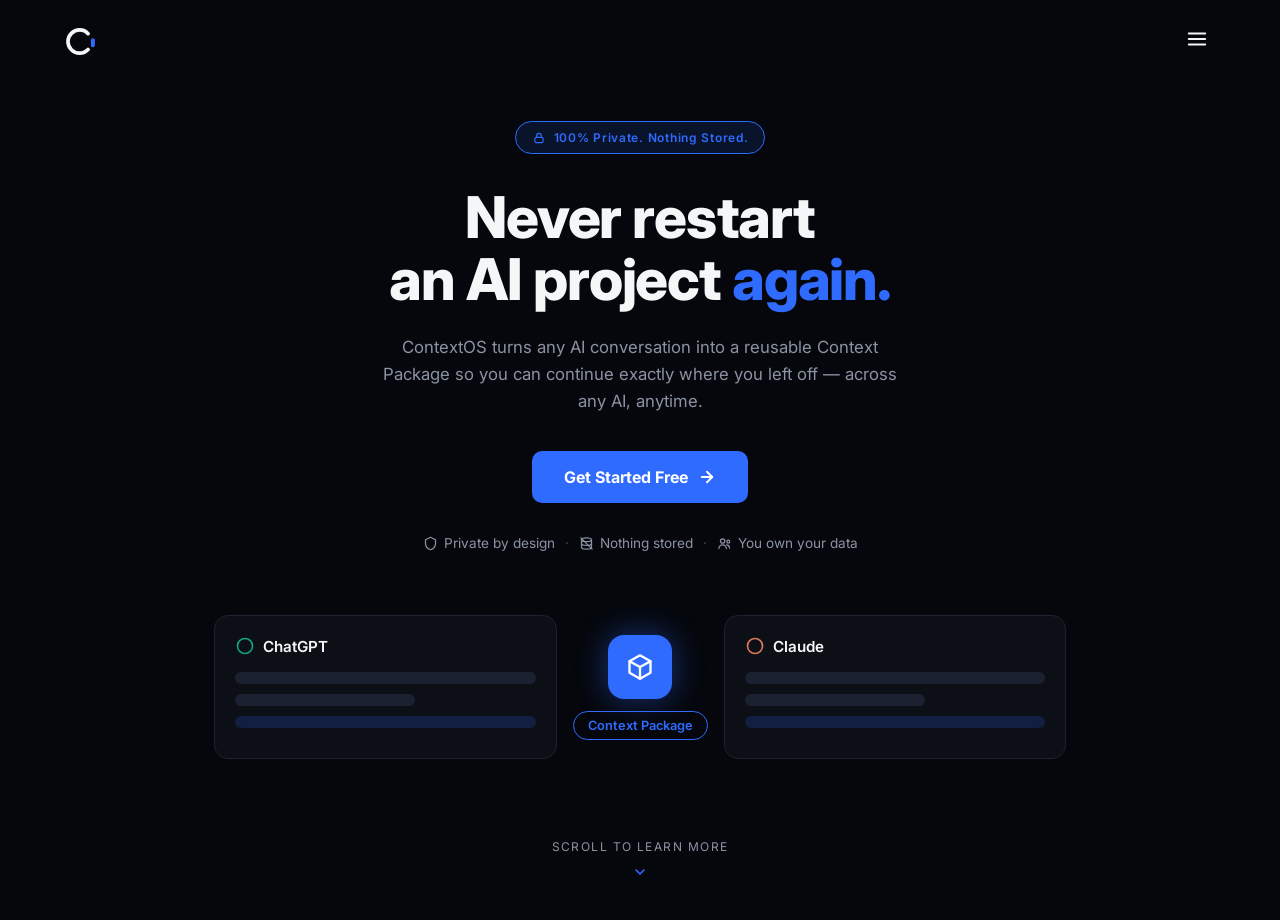
<file: index.html>
<!DOCTYPE html>
<html lang="en">
<head>
<meta charset="UTF-8">
<meta name="viewport" content="width=device-width, initial-scale=1.0">
<title>ContextOS — Never restart an AI project again.</title>
<link rel="preconnect" href="https://fonts.googleapis.com">
<link rel="preconnect" href="https://fonts.gstatic.com" crossorigin>
<link href="https://fonts.googleapis.com/css2?family=Inter:wght@400;500;600;700;800&display=swap" rel="stylesheet">
<link rel="stylesheet" href="style.css">
</head>
<body>

<header>
  <a href="index.html" aria-label="ContextOS home">
    <svg class="logo-mark" viewBox="0 0 120 120" fill="none" xmlns="http://www.w3.org/2000/svg" aria-hidden="true">
      <path d="M85 34C77.5 25.8 66.9 21 55 21C32.4 21 14 39.4 14 62C14 84.6 32.4 103 55 103C66.9 103 77.5 98.2 85 90"
            stroke="#f5f6f8" stroke-width="13" stroke-linecap="round"/>
      <rect x="95" y="50" width="14" height="32" rx="7" fill="#2f6bff"/>
    </svg>
  </a>
  <button class="nav-toggle" aria-label="Open menu">
    <svg viewBox="0 0 24 24" width="22" height="22" fill="none" stroke="currentColor" stroke-width="2" stroke-linecap="round">
      <line x1="3" y1="6" x2="21" y2="6"/>
      <line x1="3" y1="12" x2="21" y2="12"/>
      <line x1="3" y1="18" x2="21" y2="18"/>
    </svg>
  </button>
</header>

<main>
  <section class="hero">
    <span class="badge">
      <svg viewBox="0 0 24 24" fill="none" stroke="currentColor" stroke-width="2" stroke-linecap="round" stroke-linejoin="round">
        <rect x="5" y="11" width="14" height="9" rx="2"/>
        <path d="M8 11V8a4 4 0 0 1 8 0v3"/>
      </svg>
      100% Private. Nothing Stored.
    </span>

    <h1>Never restart<br>an AI project <span class="accent">again.</span></h1>

    <p class="subtext">
      ContextOS turns any AI conversation into a reusable Context Package
      so you can continue exactly where you left off — across any AI, anytime.
    </p>

    <a href="home.html" class="cta">
      Get Started Free
      <svg viewBox="0 0 24 24" fill="none" stroke="currentColor" stroke-width="2.5" stroke-linecap="round" stroke-linejoin="round">
        <line x1="5" y1="12" x2="19" y2="12"/>
        <polyline points="12 5 19 12 12 19"/>
      </svg>
    </a>

    <div class="trust-row">
      <span>
        <svg viewBox="0 0 24 24" fill="none" stroke="currentColor" stroke-width="2" stroke-linecap="round" stroke-linejoin="round">
          <path d="M12 2l8 4v6c0 5-3.5 8.5-8 10-4.5-1.5-8-5-8-10V6l8-4z"/>
        </svg>
        Private by design
      </span>
      <span class="dot">·</span>
      <span>
        <svg viewBox="0 0 24 24" fill="none" stroke="currentColor" stroke-width="2" stroke-linecap="round" stroke-linejoin="round">
          <ellipse cx="12" cy="6" rx="8" ry="3"/>
          <path d="M4 6v6c0 1.66 3.58 3 8 3s8-1.34 8-3V6"/>
          <path d="M4 12v6c0 1.66 3.58 3 8 3s8-1.34 8-3v-6"/>
          <line x1="3" y1="3" x2="21" y2="21"/>
        </svg>
        Nothing stored
      </span>
      <span class="dot">·</span>
      <span>
        <svg viewBox="0 0 24 24" fill="none" stroke="currentColor" stroke-width="2" stroke-linecap="round" stroke-linejoin="round">
          <circle cx="9" cy="8" r="3.5"/>
          <path d="M3 20c0-3.3 2.7-6 6-6s6 2.7 6 6"/>
          <circle cx="18" cy="9" r="2.3"/>
          <path d="M15.5 14.2c2.5.2 4.5 2.4 4.5 5.1"/>
        </svg>
        You own your data
      </span>
    </div>
  </section>

  <section class="diagram" aria-label="ChatGPT and Claude conversations converted into a Context Package">
    <div class="ai-card">
      <div class="ai-label">
        <svg viewBox="0 0 24 24" fill="none" stroke="#10a37f" stroke-width="2" stroke-linecap="round" stroke-linejoin="round" aria-hidden="true">
          <circle cx="12" cy="12" r="9"/>
        </svg>
        ChatGPT
      </div>
      <div class="skeleton"></div>
      <div class="skeleton short"></div>
      <div class="skeleton highlight"></div>
    </div>

    <div class="package-node">
      <div class="package-icon">
        <svg viewBox="0 0 24 24" fill="none" stroke="currentColor" stroke-width="2" stroke-linecap="round" stroke-linejoin="round">
          <path d="M12 2l9 5v10l-9 5-9-5V7l9-5z"/>
          <path d="M3 7l9 5 9-5"/>
          <path d="M12 12v10"/>
        </svg>
      </div>
      <span class="package-tag">Context Package</span>
    </div>

    <div class="ai-card">
      <div class="ai-label">
        <svg viewBox="0 0 24 24" fill="none" stroke="#d97757" stroke-width="2" stroke-linecap="round" stroke-linejoin="round" aria-hidden="true">
          <circle cx="12" cy="12" r="9"/>
        </svg>
        Claude
      </div>
      <div class="skeleton"></div>
      <div class="skeleton short"></div>
      <div class="skeleton highlight"></div>
    </div>
  </section>

  <div class="scroll-hint">
    Scroll to learn more
    <svg viewBox="0 0 24 24" fill="none" stroke="currentColor" stroke-width="2.5" stroke-linecap="round" stroke-linejoin="round">
      <polyline points="6 9 12 15 18 9"/>
    </svg>
  </div>
</main>

<script src="script.js"></script>
</body>
</html>
</file>
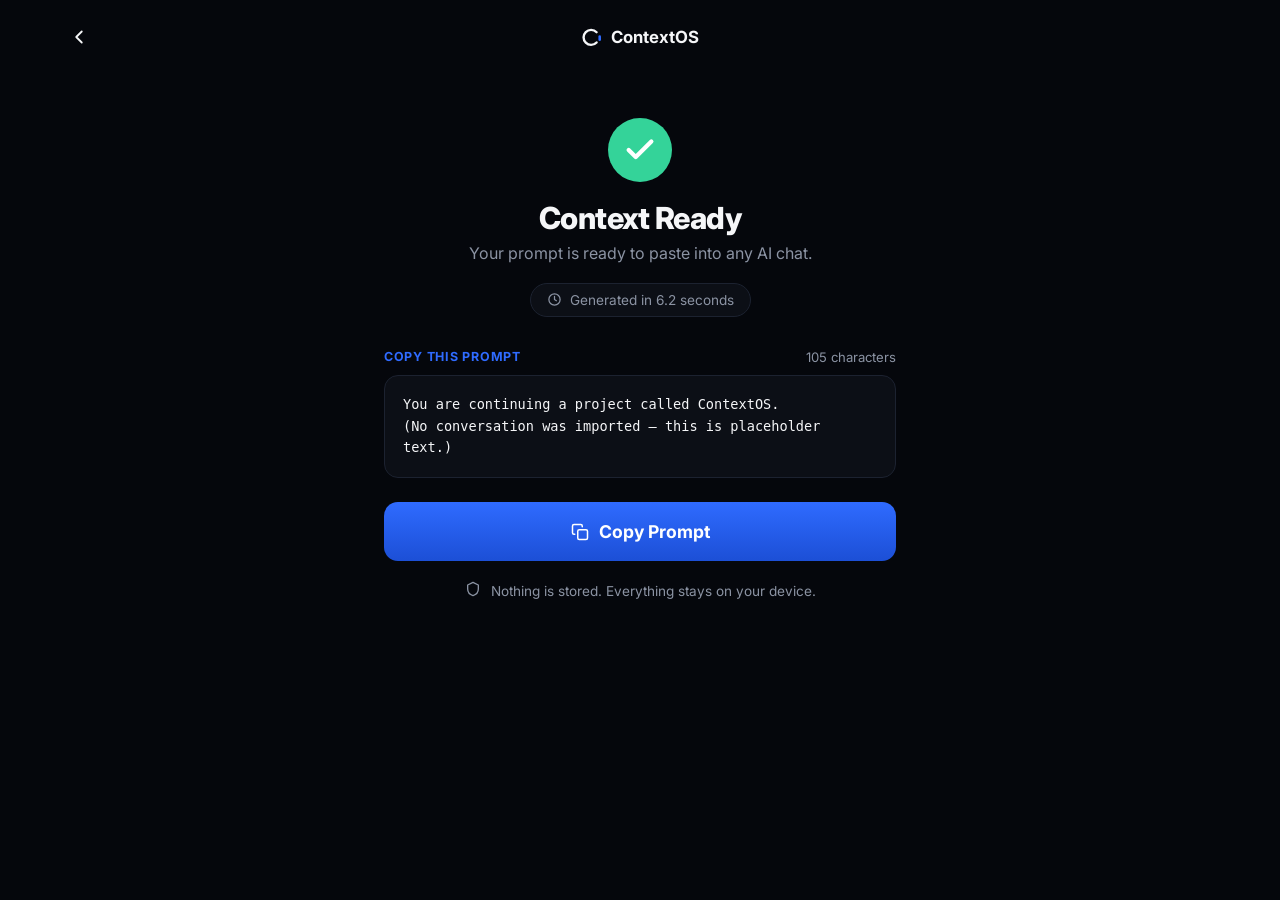
<file: context-package.html>
<!DOCTYPE html>
<html lang="en">
<head>
<meta charset="UTF-8">
<meta name="viewport" content="width=device-width, initial-scale=1.0">
<title>ContextOS — Context Ready</title>
<link rel="preconnect" href="https://fonts.googleapis.com">
<link rel="preconnect" href="https://fonts.gstatic.com" crossorigin>
<link href="https://fonts.googleapis.com/css2?family=Inter:wght@400;500;600;700;800&display=swap" rel="stylesheet">
<link rel="stylesheet" href="style.css">
</head>
<body>

<header class="proj-header">
  <a href="home.html" class="icon-btn" aria-label="Back">
    <svg viewBox="0 0 24 24" width="22" height="22" fill="none" stroke="currentColor" stroke-width="2" stroke-linecap="round" stroke-linejoin="round"><polyline points="15 18 9 12 15 6"/></svg>
  </a>
  <span class="proj-header-title output-brand">
    <svg width="22" height="22" viewBox="0 0 120 120" fill="none" xmlns="http://www.w3.org/2000/svg">
      <path d="M85 34C77.5 25.8 66.9 21 55 21C32.4 21 14 39.4 14 62C14 84.6 32.4 103 55 103C66.9 103 77.5 98.2 85 90"
            stroke="#f5f6f8" stroke-width="13" stroke-linecap="round"/>
      <rect x="95" y="50" width="14" height="32" rx="7" fill="#2f6bff"/>
    </svg>
    ContextOS
  </span>
  <span class="header-spacer" aria-hidden="true"></span>
</header>

<main class="output-main">
  <div class="success-icon">
    <svg viewBox="0 0 24 24" width="34" height="34" fill="none" stroke="#fff" stroke-width="3" stroke-linecap="round" stroke-linejoin="round"><polyline points="20 6 9 17 4 12"/></svg>
  </div>

  <h1 class="output-title">Context Ready</h1>
  <p class="output-sub">Your prompt is ready to paste into any AI chat.</p>

  <div class="generated-badge">
    <svg viewBox="0 0 24 24" width="15" height="15" fill="none" stroke="currentColor" stroke-width="2" stroke-linecap="round" stroke-linejoin="round"><circle cx="12" cy="12" r="9"/><polyline points="12 7 12 12 15 14"/></svg>
    <span id="generatedTime">Generated in 0 seconds</span>
  </div>

  <div class="prompt-header">
    <span class="prompt-label">COPY THIS PROMPT</span>
    <span class="prompt-charcount" id="charCount">0 characters</span>
  </div>

  <pre class="prompt-box" id="promptBox"></pre>

  <button class="generate-btn copy-btn" id="copyBtn">
    <svg viewBox="0 0 24 24" width="18" height="18" fill="none" stroke="currentColor" stroke-width="2" stroke-linecap="round" stroke-linejoin="round"><rect x="9" y="9" width="13" height="13" rx="2"/><path d="M5 15H4a2 2 0 01-2-2V4a2 2 0 012-2h9a2 2 0 012 2v1"/></svg>
    Copy Prompt
  </button>

  <p class="import-note output-footnote">
    <svg viewBox="0 0 24 24" width="16" height="16" fill="none" stroke="#8b93a3" stroke-width="2" stroke-linecap="round" stroke-linejoin="round"><path d="M12 2l8 4v6c0 5-3.5 8.5-8 10-4.5-1.5-8-5-8-10V6l8-4z"/></svg>
    Nothing is stored. Everything stays on your device.
  </p>
</main>

<script src="script.js"></script>
</body>
</html>
</file>
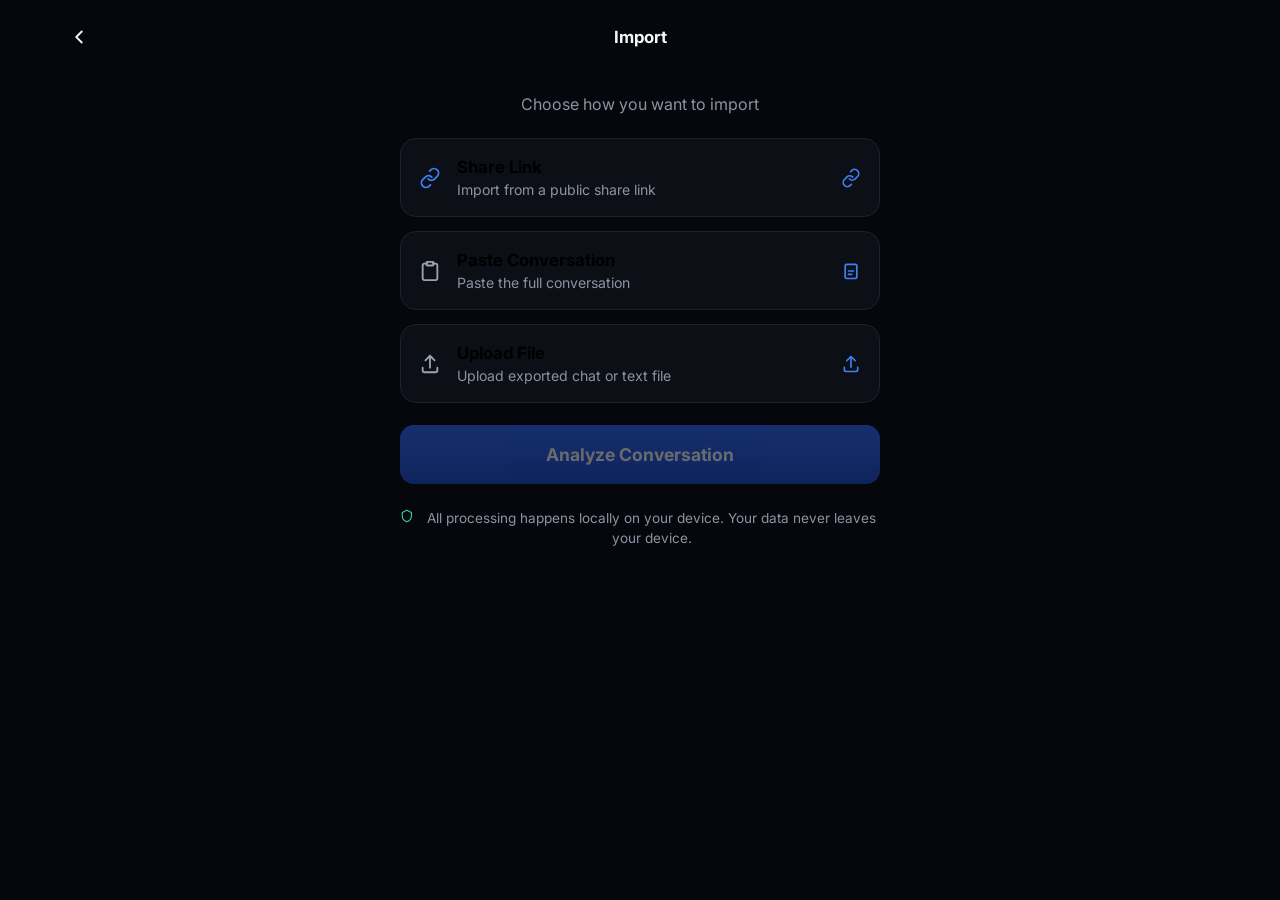
<file: import.html>
<!DOCTYPE html>
<html lang="en">
<head>
<meta charset="UTF-8">
<meta name="viewport" content="width=device-width, initial-scale=1.0">
<title>ContextOS — Import</title>
<link rel="preconnect" href="https://fonts.googleapis.com">
<link rel="preconnect" href="https://fonts.gstatic.com" crossorigin>
<link href="https://fonts.googleapis.com/css2?family=Inter:wght@400;500;600;700;800&display=swap" rel="stylesheet">
<link rel="stylesheet" href="style.css">
</head>
<body>

<header class="proj-header">
  <a href="home.html" class="icon-btn" aria-label="Back">
    <svg viewBox="0 0 24 24" width="22" height="22" fill="none" stroke="currentColor" stroke-width="2" stroke-linecap="round" stroke-linejoin="round"><polyline points="15 18 9 12 15 6"/></svg>
  </a>
  <span class="proj-header-title">Import</span>
  <span class="header-spacer" aria-hidden="true"></span>
</header>

<main class="import-main">
  <p class="import-subtitle">Choose how you want to import</p>

  <button class="import-option" id="optShareLink" data-target="panelShareLink">
    <span class="import-option-icon">
      <svg viewBox="0 0 24 24" width="22" height="22" fill="none" stroke="#3b82f6" stroke-width="2" stroke-linecap="round" stroke-linejoin="round"><path d="M10 13a5 5 0 007.07 0l2.83-2.83a5 5 0 00-7.07-7.07L11.5 4.5"/><path d="M14 11a5 5 0 00-7.07 0L4.1 13.83a5 5 0 007.07 7.07L12.5 19.5"/></svg>
    </span>
    <span class="import-option-text">
      <span class="import-option-title">Share Link</span>
      <span class="import-option-sub">Import from a public share link</span>
    </span>
    <span class="import-option-arrow">
      <svg viewBox="0 0 24 24" width="20" height="20" fill="none" stroke="#3b82f6" stroke-width="2" stroke-linecap="round" stroke-linejoin="round"><path d="M10 13a5 5 0 007.07 0l2.83-2.83a5 5 0 00-7.07-7.07L11.5 4.5"/><path d="M14 11a5 5 0 00-7.07 0L4.1 13.83a5 5 0 007.07 7.07L12.5 19.5"/></svg>
    </span>
  </button>

  <div class="import-panel" id="panelShareLink" hidden>
    <input type="url" class="import-input" id="linkInput" placeholder="Paste a share link (chat.openai.com/share/...)">
  </div>

  <button class="import-option" id="optPaste" data-target="panelPaste">
    <span class="import-option-icon">
      <svg viewBox="0 0 24 24" width="22" height="22" fill="none" stroke="#9aa2b1" stroke-width="2" stroke-linecap="round" stroke-linejoin="round"><rect x="8" y="2" width="8" height="4" rx="1"/><path d="M9 4H6a2 2 0 00-2 2v14a2 2 0 002 2h12a2 2 0 002-2V6a2 2 0 00-2-2h-3"/></svg>
    </span>
    <span class="import-option-text">
      <span class="import-option-title">Paste Conversation</span>
      <span class="import-option-sub">Paste the full conversation</span>
    </span>
    <span class="import-option-arrow">
      <svg viewBox="0 0 24 24" width="20" height="20" fill="none" stroke="#3b82f6" stroke-width="2" stroke-linecap="round" stroke-linejoin="round"><path d="M9 12h6M9 16h4"/><rect x="5" y="4" width="14" height="17" rx="2"/></svg>
    </span>
  </button>

  <div class="import-panel" id="panelPaste" hidden>
    <textarea class="import-textarea" id="pasteInput" rows="6" placeholder="Paste your conversation here..."></textarea>
  </div>

  <button class="import-option" id="optUpload" data-target="panelUpload">
    <span class="import-option-icon">
      <svg viewBox="0 0 24 24" width="22" height="22" fill="none" stroke="#9aa2b1" stroke-width="2" stroke-linecap="round" stroke-linejoin="round"><path d="M12 16V4"/><polyline points="7 8 12 3 17 8"/><path d="M4 16v3a2 2 0 002 2h12a2 2 0 002-2v-3"/></svg>
    </span>
    <span class="import-option-text">
      <span class="import-option-title">Upload File</span>
      <span class="import-option-sub">Upload exported chat or text file</span>
    </span>
    <span class="import-option-arrow">
      <svg viewBox="0 0 24 24" width="20" height="20" fill="none" stroke="#3b82f6" stroke-width="2" stroke-linecap="round" stroke-linejoin="round"><path d="M12 16V4"/><polyline points="7 8 12 3 17 8"/><path d="M4 16v3a2 2 0 002 2h12a2 2 0 002-2v-3"/></svg>
    </span>
  </button>

  <div class="import-panel" id="panelUpload" hidden>
    <div class="import-dropzone" id="dropzone">
      <svg viewBox="0 0 24 24" width="30" height="30" fill="none" stroke="#3b82f6" stroke-width="2" stroke-linecap="round" stroke-linejoin="round"><path d="M12 16V4"/><polyline points="7 8 12 3 17 8"/><path d="M4 16v3a2 2 0 002 2h12a2 2 0 002-2v-3"/></svg>
      <p class="import-dropzone-title">Drag &amp; drop your file here</p>
      <p class="import-dropzone-sub">.txt, .md, .html, .json supported</p>
      <input type="file" id="fileInput" accept=".txt,.md,.html,.json" hidden>
    </div>
    <p class="import-filename" id="fileName"></p>
  </div>

  <button class="generate-btn import-continue" id="continueBtn" disabled>Analyze Conversation</button>

  <p class="import-note">
    <svg viewBox="0 0 24 24" width="16" height="16" fill="none" stroke="#34d399" stroke-width="2" stroke-linecap="round" stroke-linejoin="round"><path d="M12 2l8 4v6c0 5-3.5 8.5-8 10-4.5-1.5-8-5-8-10V6l8-4z"/></svg>
    All processing happens locally on your device. Your data never leaves your device.
  </p>
</main>

<script src="script.js"></script>
</body>
</html>
</file>
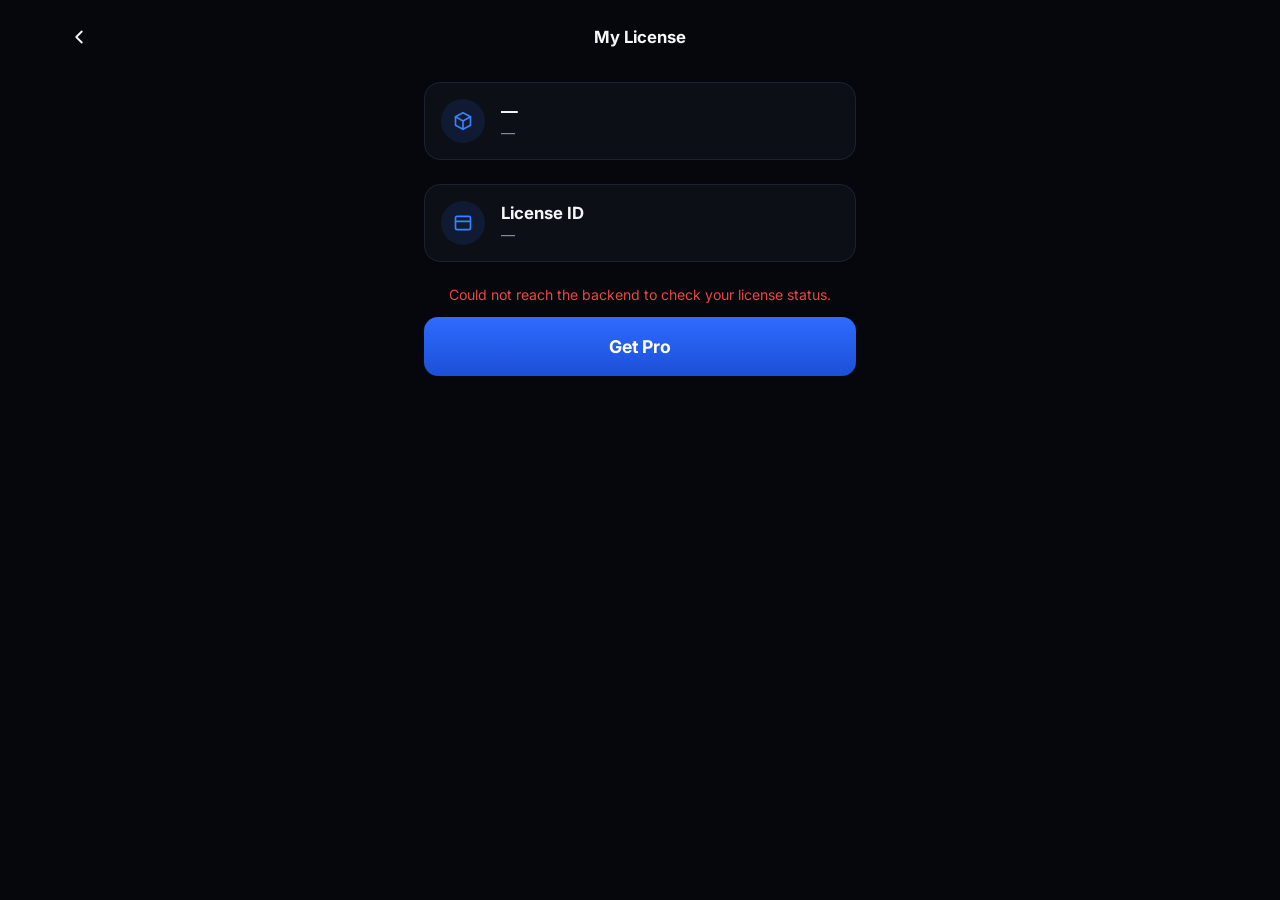
<file: license.html>
<!DOCTYPE html>
<html lang="en">
<head>
<meta charset="UTF-8">
<meta name="viewport" content="width=device-width, initial-scale=1.0">
<title>ContextOS — My License</title>
<link rel="preconnect" href="https://fonts.googleapis.com">
<link rel="preconnect" href="https://fonts.gstatic.com" crossorigin>
<link href="https://fonts.googleapis.com/css2?family=Inter:wght@400;500;600;700;800&display=swap" rel="stylesheet">
<link rel="stylesheet" href="style.css">
</head>
<body>

<header class="proj-header">
  <a href="mainsetting.html" class="icon-btn" aria-label="Back">
    <svg viewBox="0 0 24 24" width="22" height="22" fill="none" stroke="currentColor" stroke-width="2" stroke-linecap="round" stroke-linejoin="round"><polyline points="15 18 9 12 15 6"/></svg>
  </a>
  <span class="proj-header-title">My License</span>
  <span class="header-spacer" aria-hidden="true"></span>
</header>

<main class="auth-main" id="licenseLoading">
  <p class="processing-sub" style="text-align:center; margin-top:40px;">Checking your license status...</p>
</main>

<main class="auth-main" id="licenseContent" hidden>
  <div class="settings-row" style="cursor:default; margin-bottom:24px;">
    <span class="settings-icon">
      <svg viewBox="0 0 24 24" width="20" height="20" fill="none" stroke="#3b82f6" stroke-width="2" stroke-linecap="round" stroke-linejoin="round"><path d="M12 2l9 5v10l-9 5-9-5V7l9-5z"/><path d="M3 7l9 5 9-5"/><path d="M12 12v10"/></svg>
    </span>
    <span class="settings-text">
      <span class="settings-label" id="planLabel">—</span>
      <span class="settings-value" id="creditsLabel">—</span>
    </span>
  </div>

  <div id="licenseIdRow" class="settings-row" style="cursor:default; margin-bottom:24px;" hidden>
    <span class="settings-icon">
      <svg viewBox="0 0 24 24" width="20" height="20" fill="none" stroke="#3b82f6" stroke-width="2" stroke-linecap="round" stroke-linejoin="round"><rect x="3" y="4" width="18" height="16" rx="2"/><path d="M3 10h18"/></svg>
    </span>
    <span class="settings-text">
      <span class="settings-label">License ID</span>
      <span class="settings-value" id="licenseIdLabel">—</span>
    </span>
  </div>

  <p class="auth-error" id="licenseError" hidden></p>

  <!-- Shown only for existing Pro licenses -->
  <button class="generate-btn" id="buyCreditsBtn" hidden>Buy 100 More Credits — ₦7,000</button>

  <!-- Shown only for free-tier devices -->
  <a href="purchase.html" class="generate-btn" id="getProLink" style="display:block; text-align:center; text-decoration:none;" hidden>Get Pro</a>
</main>

<script src="script.js"></script>
</body>
</html>
</file>
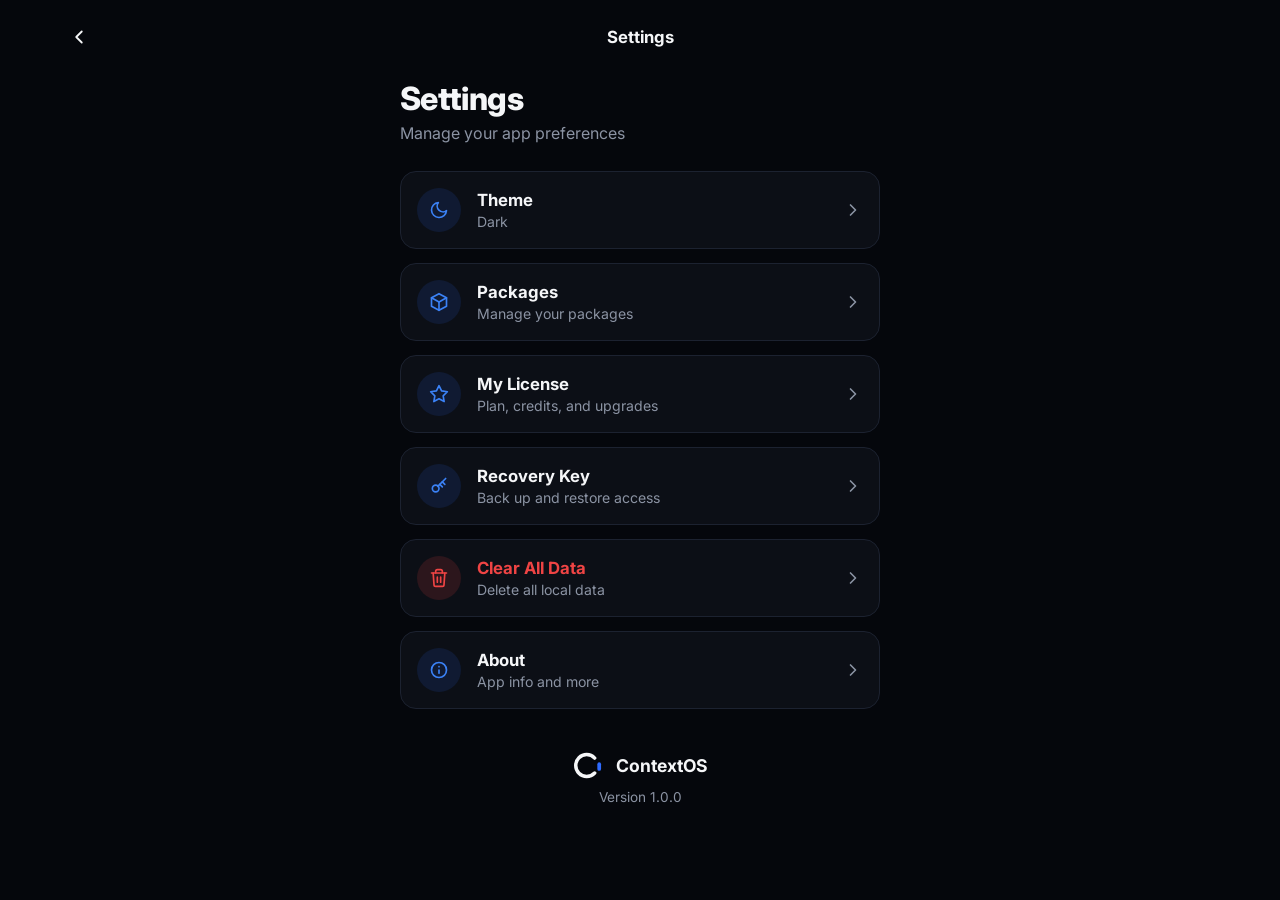
<file: mainsetting.html>
<!DOCTYPE html>
<html lang="en">
<head>
<meta charset="UTF-8">
<meta name="viewport" content="width=device-width, initial-scale=1.0">
<title>ContextOS — Settings</title>
<link rel="preconnect" href="https://fonts.googleapis.com">
<link rel="preconnect" href="https://fonts.gstatic.com" crossorigin>
<link href="https://fonts.googleapis.com/css2?family=Inter:wght@400;500;600;700;800&display=swap" rel="stylesheet">
<link rel="stylesheet" href="style.css">
</head>
<body>

<header class="proj-header">
  <a href="home.html" class="icon-btn" aria-label="Back">
    <svg viewBox="0 0 24 24" width="22" height="22" fill="none" stroke="currentColor" stroke-width="2" stroke-linecap="round" stroke-linejoin="round"><polyline points="15 18 9 12 15 6"/></svg>
  </a>
  <span class="proj-header-title">Settings</span>
  <span class="header-spacer" aria-hidden="true"></span>
</header>

<main class="settings-main">
  <h1 class="settings-title">Settings</h1>
  <p class="settings-sub">Manage your app preferences</p>

  <div class="settings-row">
    <span class="settings-icon">
      <svg viewBox="0 0 24 24" width="20" height="20" fill="none" stroke="#3b82f6" stroke-width="2" stroke-linecap="round" stroke-linejoin="round"><path d="M21 12.79A9 9 0 1111.21 3 7 7 0 0021 12.79z"/></svg>
    </span>
    <span class="settings-text">
      <span class="settings-label">Theme</span>
      <span class="settings-value">Dark</span>
    </span>
    <svg class="settings-chevron" viewBox="0 0 24 24" width="20" height="20" fill="none" stroke="currentColor" stroke-width="2" stroke-linecap="round" stroke-linejoin="round"><polyline points="9 18 15 12 9 6"/></svg>
  </div>

  <a href="packages.html" class="settings-row">
    <span class="settings-icon">
      <svg viewBox="0 0 24 24" width="20" height="20" fill="none" stroke="#3b82f6" stroke-width="2" stroke-linecap="round" stroke-linejoin="round"><path d="M12 2l9 5v10l-9 5-9-5V7l9-5z"/><path d="M3 7l9 5 9-5"/><path d="M12 12v10"/></svg>
    </span>
    <span class="settings-text">
      <span class="settings-label">Packages</span>
      <span class="settings-value">Manage your packages</span>
    </span>
    <svg class="settings-chevron" viewBox="0 0 24 24" width="20" height="20" fill="none" stroke="currentColor" stroke-width="2" stroke-linecap="round" stroke-linejoin="round"><polyline points="9 18 15 12 9 6"/></svg>
  </a>

  <a href="license.html" class="settings-row">
    <span class="settings-icon">
      <svg viewBox="0 0 24 24" width="20" height="20" fill="none" stroke="#3b82f6" stroke-width="2" stroke-linecap="round" stroke-linejoin="round"><path d="M12 2l3.09 6.26L22 9.27l-5 4.87 1.18 6.88L12 17.77l-6.18 3.25L7 14.14 2 9.27l6.91-1.01L12 2z"/></svg>
    </span>
    <span class="settings-text">
      <span class="settings-label">My License</span>
      <span class="settings-value">Plan, credits, and upgrades</span>
    </span>
    <svg class="settings-chevron" viewBox="0 0 24 24" width="20" height="20" fill="none" stroke="currentColor" stroke-width="2" stroke-linecap="round" stroke-linejoin="round"><polyline points="9 18 15 12 9 6"/></svg>
  </a>

  <a href="restore-license.html" class="settings-row">
    <span class="settings-icon">
      <svg viewBox="0 0 24 24" width="20" height="20" fill="none" stroke="#3b82f6" stroke-width="2" stroke-linecap="round" stroke-linejoin="round"><circle cx="8" cy="15" r="4"/><path d="M10.5 12.5L20 3"/><path d="M16 7l3 3"/><path d="M13 10l3 3"/></svg>
    </span>
    <span class="settings-text">
      <span class="settings-label">Recovery Key</span>
      <span class="settings-value">Back up and restore access</span>
    </span>
    <svg class="settings-chevron" viewBox="0 0 24 24" width="20" height="20" fill="none" stroke="currentColor" stroke-width="2" stroke-linecap="round" stroke-linejoin="round"><polyline points="9 18 15 12 9 6"/></svg>
  </a>

  <button class="settings-row settings-row--danger" id="clearDataBtn">
    <span class="settings-icon settings-icon--danger">
      <svg viewBox="0 0 24 24" width="20" height="20" fill="none" stroke="#ef4444" stroke-width="2" stroke-linecap="round" stroke-linejoin="round"><polyline points="3 6 5 6 21 6"/><path d="M19 6l-1 14a2 2 0 01-2 2H8a2 2 0 01-2-2L5 6"/><path d="M10 11v6M14 11v6"/><path d="M8 6V4a2 2 0 012-2h4a2 2 0 012 2v2"/></svg>
    </span>
    <span class="settings-text">
      <span class="settings-label settings-label--danger">Clear All Data</span>
      <span class="settings-value">Delete all local data</span>
    </span>
    <svg class="settings-chevron" viewBox="0 0 24 24" width="20" height="20" fill="none" stroke="currentColor" stroke-width="2" stroke-linecap="round" stroke-linejoin="round"><polyline points="9 18 15 12 9 6"/></svg>
  </button>

  <div class="settings-row" id="aboutRow">
    <span class="settings-icon">
      <svg viewBox="0 0 24 24" width="20" height="20" fill="none" stroke="#3b82f6" stroke-width="2" stroke-linecap="round" stroke-linejoin="round"><circle cx="12" cy="12" r="9"/><line x1="12" y1="16" x2="12" y2="12"/><line x1="12" y1="8" x2="12" y2="8.01"/></svg>
    </span>
    <span class="settings-text">
      <span class="settings-label">About</span>
      <span class="settings-value">App info and more</span>
    </span>
    <svg class="settings-chevron" viewBox="0 0 24 24" width="20" height="20" fill="none" stroke="currentColor" stroke-width="2" stroke-linecap="round" stroke-linejoin="round"><polyline points="9 18 15 12 9 6"/></svg>
  </div>

  <div class="settings-footer">
    <svg class="settings-footer-logo" viewBox="0 0 120 120" fill="none" xmlns="http://www.w3.org/2000/svg">
      <path d="M85 34C77.5 25.8 66.9 21 55 21C32.4 21 14 39.4 14 62C14 84.6 32.4 103 55 103C66.9 103 77.5 98.2 85 90"
            stroke="#f5f6f8" stroke-width="13" stroke-linecap="round"/>
      <rect x="95" y="50" width="14" height="32" rx="7" fill="#2f6bff"/>
    </svg>
    <span class="settings-footer-word">ContextOS</span>
    <p class="settings-footer-version">Version 1.0.0</p>
  </div>
</main>

<script src="script.js"></script>
</body>
</html>
</file>
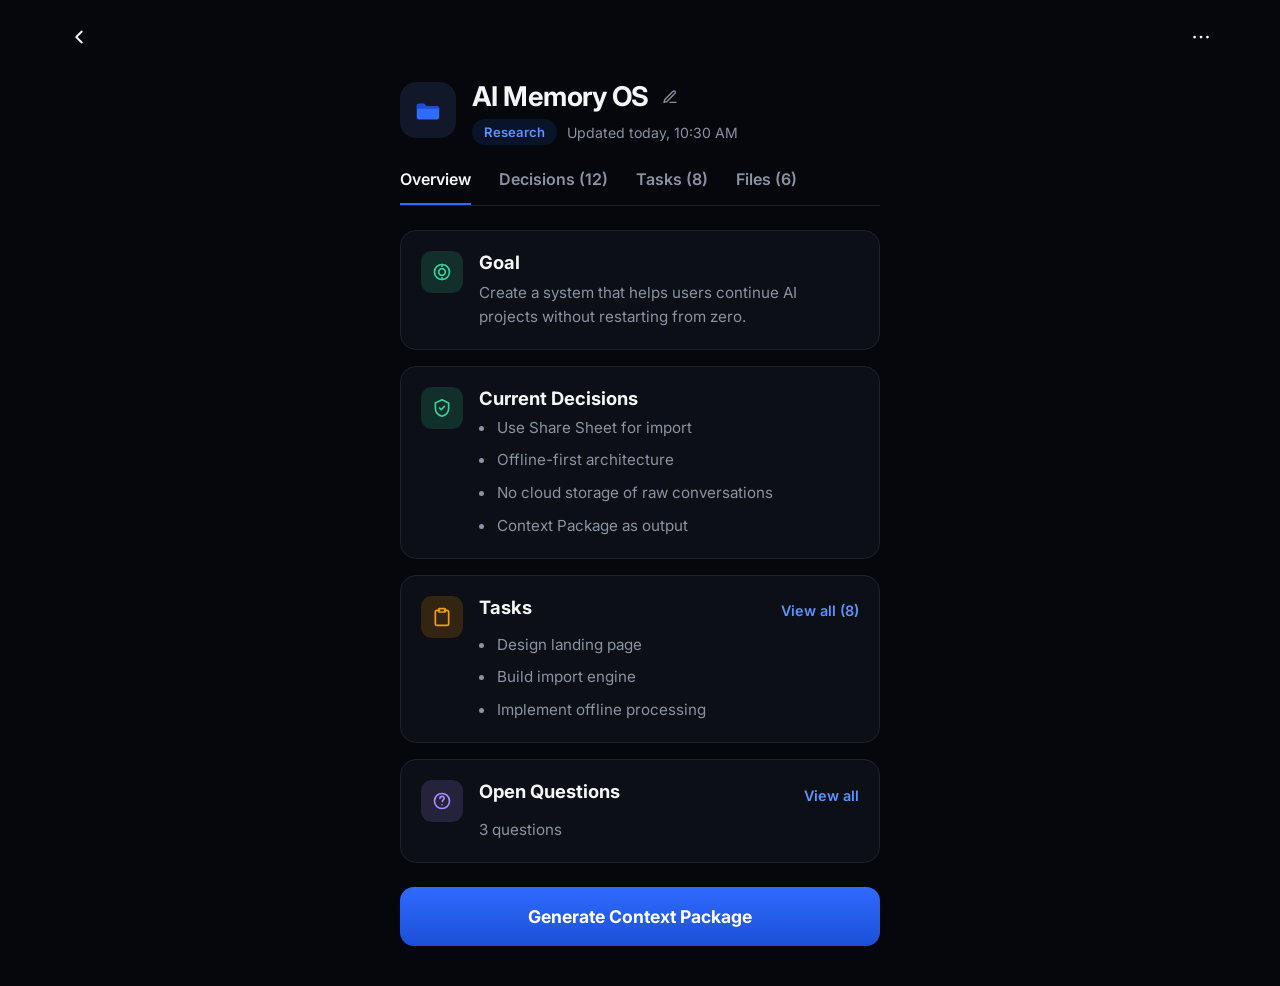
<file: package.html>
<!DOCTYPE html>
<html lang="en">
<head>
<meta charset="UTF-8">
<meta name="viewport" content="width=device-width, initial-scale=1.0">
<title>ContextOS — AI Memory OS</title>
<link rel="preconnect" href="https://fonts.googleapis.com">
<link rel="preconnect" href="https://fonts.gstatic.com" crossorigin>
<link href="https://fonts.googleapis.com/css2?family=Inter:wght@400;500;600;700;800&display=swap" rel="stylesheet">
<link rel="stylesheet" href="style.css">
</head>
<body>

<header class="proj-header">
  <a href="home.html" class="icon-btn" aria-label="Back">
    <svg viewBox="0 0 24 24" width="22" height="22" fill="none" stroke="currentColor" stroke-width="2" stroke-linecap="round" stroke-linejoin="round"><polyline points="15 18 9 12 15 6"/></svg>
  </a>
  <button class="icon-btn" aria-label="More options" id="moreBtn">
    <svg viewBox="0 0 24 24" width="22" height="22" fill="none" stroke="currentColor" stroke-width="2" stroke-linecap="round" stroke-linejoin="round"><circle cx="5" cy="12" r="1.5" fill="currentColor" stroke="none"/><circle cx="12" cy="12" r="1.5" fill="currentColor" stroke="none"/><circle cx="19" cy="12" r="1.5" fill="currentColor" stroke="none"/></svg>
  </button>
</header>

<main class="proj-main">

  <div class="proj-identity">
    <div class="proj-icon">
      <svg viewBox="0 0 24 24" width="30" height="30" xmlns="http://www.w3.org/2000/svg">
        <path d="M3 8.5C3 7.67 3.67 7 4.5 7H9l1.7 1.7c.19.19.44.3.7.3h8.1c.83 0 1.5.67 1.5 1.5v7.5c0 .83-.67 1.5-1.5 1.5h-15C3.67 19.5 3 18.83 3 18v-9.5z" fill="#2f6bff"/>
        <path d="M3 8.5C3 7.67 3.67 7 4.5 7H9l1.7 1.7c.19.19.44.3.7.3h8.1c.83 0 1.5.67 1.5 1.5v.5H3v-2.5z" fill="#1c4fd6"/>
      </svg>
    </div>
    <div class="proj-title-block">
      <div class="proj-title-row">
        <h1 class="proj-title">AI Memory OS</h1>
        <button class="icon-btn icon-btn--sm" aria-label="Edit project name">
          <svg viewBox="0 0 24 24" width="16" height="16" fill="none" stroke="currentColor" stroke-width="2" stroke-linecap="round" stroke-linejoin="round"><path d="M12 20h9"/><path d="M16.5 3.5a2.12 2.12 0 013 3L7 19l-4 1 1-4L16.5 3.5z"/></svg>
        </button>
      </div>
      <div class="proj-meta">
        <span class="proj-badge">Research</span>
        <span class="proj-updated">Updated today, 10:30 AM</span>
      </div>
    </div>
  </div>

  <nav class="proj-tabs" aria-label="Project sections">
    <button class="proj-tab proj-tab--active" data-tab="overview">Overview</button>
    <button class="proj-tab" data-tab="decisions">Decisions (12)</button>
    <button class="proj-tab" data-tab="tasks">Tasks (8)</button>
    <button class="proj-tab" data-tab="files">Files (6)</button>
  </nav>

  <div class="proj-panel" data-panel="overview">
    <section class="proj-card">
      <div class="proj-card-icon proj-card-icon--teal">
        <svg viewBox="0 0 24 24" width="20" height="20" fill="none" stroke="#34d399" stroke-width="2" stroke-linecap="round" stroke-linejoin="round"><circle cx="12" cy="12" r="9"/><circle cx="12" cy="12" r="4"/><path d="M12 3v2M12 19v2"/></svg>
      </div>
      <div class="proj-card-body">
        <h2 class="proj-card-title">Goal</h2>
        <p class="proj-card-text">Create a system that helps users continue AI projects without restarting from zero.</p>
      </div>
    </section>

    <section class="proj-card">
      <div class="proj-card-icon proj-card-icon--green">
        <svg viewBox="0 0 24 24" width="20" height="20" fill="none" stroke="#34d399" stroke-width="2" stroke-linecap="round" stroke-linejoin="round"><path d="M12 2l8 4v6c0 5-3.5 8.5-8 10-4.5-1.5-8-5-8-10V6l8-4z"/><polyline points="9 12 11 14 15 10"/></svg>
      </div>
      <div class="proj-card-body">
        <h2 class="proj-card-title">Current Decisions</h2>
        <ul class="proj-list">
          <li>Use Share Sheet for import</li>
          <li>Offline-first architecture</li>
          <li>No cloud storage of raw conversations</li>
          <li>Context Package as output</li>
        </ul>
      </div>
    </section>

    <section class="proj-card">
      <div class="proj-card-icon proj-card-icon--amber">
        <svg viewBox="0 0 24 24" width="20" height="20" fill="none" stroke="#f59e0b" stroke-width="2" stroke-linecap="round" stroke-linejoin="round"><rect x="8" y="2" width="8" height="4" rx="1"/><path d="M9 4H6a2 2 0 00-2 2v14a2 2 0 002 2h12a2 2 0 002-2V6a2 2 0 00-2-2h-3"/></svg>
      </div>
      <div class="proj-card-body">
        <div class="proj-card-head-row">
          <h2 class="proj-card-title">Tasks</h2>
          <a href="#" class="proj-viewall" data-goto="tasks">View all (8)</a>
        </div>
        <ul class="proj-list">
          <li>Design landing page</li>
          <li>Build import engine</li>
          <li>Implement offline processing</li>
        </ul>
      </div>
    </section>

    <section class="proj-card">
      <div class="proj-card-icon proj-card-icon--purple">
        <svg viewBox="0 0 24 24" width="20" height="20" fill="none" stroke="#a78bfa" stroke-width="2" stroke-linecap="round" stroke-linejoin="round"><circle cx="12" cy="12" r="9"/><path d="M9.5 9a2.5 2.5 0 015 0c0 1.5-2 2-2 3.5"/><line x1="12" y1="16.5" x2="12" y2="16.5"/></svg>
      </div>
      <div class="proj-card-body">
        <div class="proj-card-head-row">
          <h2 class="proj-card-title">Open Questions</h2>
          <a href="#" class="proj-viewall">View all</a>
        </div>
        <p class="proj-card-text">3 questions</p>
      </div>
    </section>
  </div>

  <div class="proj-panel" data-panel="decisions" hidden>
    <section class="proj-card">
      <div class="proj-card-body" style="width:100%">
        <h2 class="proj-card-title">All Decisions (12)</h2>
        <ul class="proj-list">
          <li>Use Share Sheet for import</li>
          <li>Offline-first architecture</li>
          <li>No cloud storage of raw conversations</li>
          <li>Context Package as output</li>
          <li>No account required</li>
          <li>Encrypted local storage</li>
          <li>Universal continuation prompt format</li>
          <li>Support ChatGPT, Claude, Gemini</li>
          <li>Optional cloud mode for larger models</li>
          <li>Deletion receipt after processing</li>
          <li>No third-party trackers</li>
          <li>Open-source parser and context builder</li>
        </ul>
      </div>
    </section>
  </div>

  <div class="proj-panel" data-panel="tasks" hidden>
    <section class="proj-card">
      <div class="proj-card-body" style="width:100%">
        <h2 class="proj-card-title">All Tasks (8)</h2>
        <ul class="proj-list">
          <li>Design landing page</li>
          <li>Build import engine</li>
          <li>Implement offline processing</li>
          <li>Build sensitive data detection</li>
          <li>Design Context Package export screen</li>
          <li>Build Trust Center page</li>
          <li>Write Privacy Policy</li>
          <li>Set up local encryption</li>
        </ul>
      </div>
    </section>
  </div>

  <div class="proj-panel" data-panel="files" hidden>
    <section class="proj-card">
      <div class="proj-card-body" style="width:100%">
        <h2 class="proj-card-title">Files (6)</h2>
        <p class="proj-card-text">No files uploaded yet.</p>
      </div>
    </section>
  </div>

  <button class="generate-btn" id="generateBtn">Generate Context Package</button>

</main>

<script src="script.js"></script>
</body>
</html>
</file>
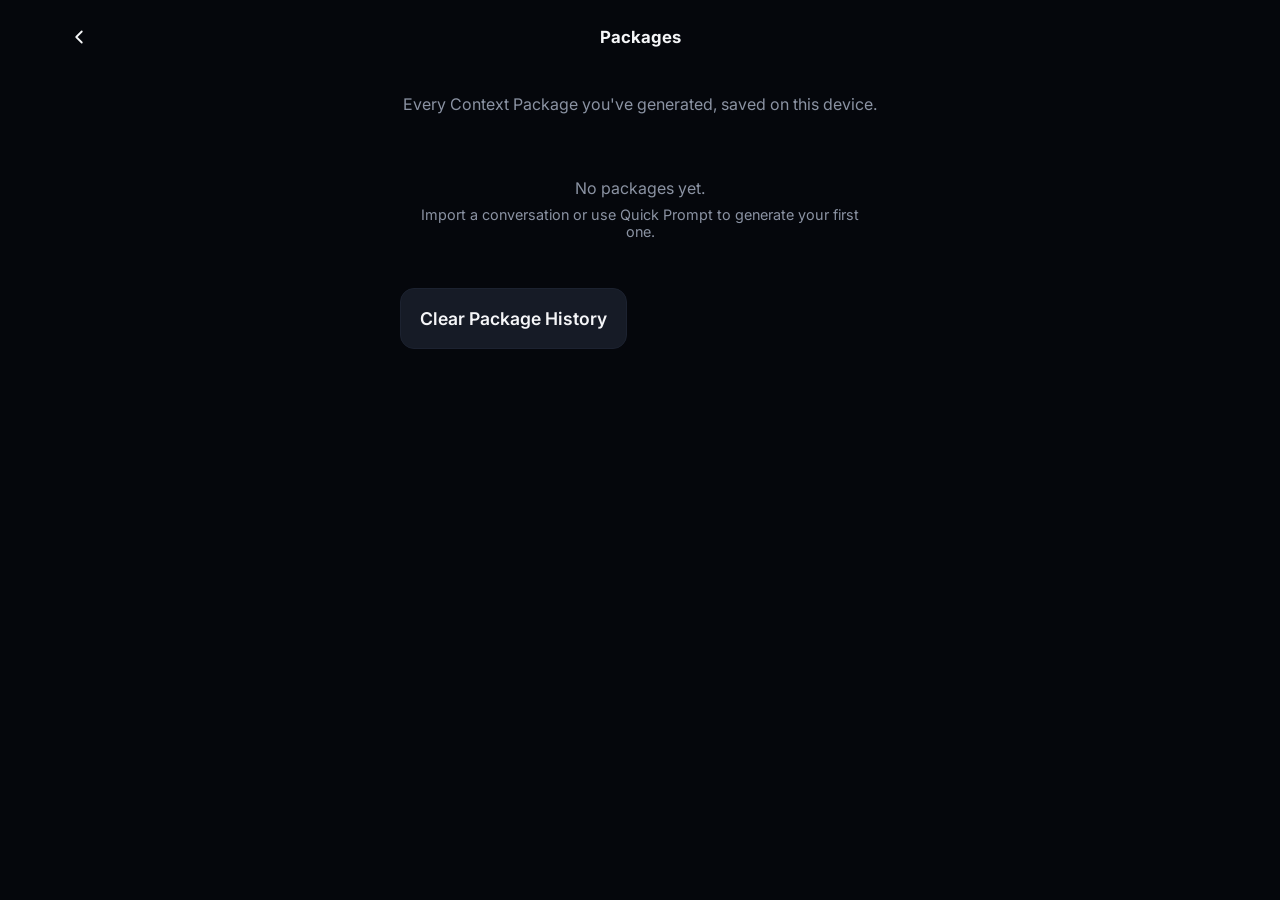
<file: packages.html>
<!DOCTYPE html>
<html lang="en">
<head>
<meta charset="UTF-8">
<meta name="viewport" content="width=device-width, initial-scale=1.0">
<title>ContextOS — Packages</title>
<link rel="preconnect" href="https://fonts.googleapis.com">
<link rel="preconnect" href="https://fonts.gstatic.com" crossorigin>
<link href="https://fonts.googleapis.com/css2?family=Inter:wght@400;500;600;700;800&display=swap" rel="stylesheet">
<link rel="stylesheet" href="style.css">
</head>
<body>

<header class="proj-header">
  <a href="home.html" class="icon-btn" aria-label="Back">
    <svg viewBox="0 0 24 24" width="22" height="22" fill="none" stroke="currentColor" stroke-width="2" stroke-linecap="round" stroke-linejoin="round"><polyline points="15 18 9 12 15 6"/></svg>
  </a>
  <span class="proj-header-title">Packages</span>
  <span class="header-spacer" aria-hidden="true"></span>
</header>

<main class="import-main">
  <p class="import-subtitle" id="packagesSubtitle">Every Context Package you've generated, saved on this device.</p>

  <div id="packagesList"></div>

  <div id="packagesEmpty" hidden style="text-align:center; padding:40px 20px; color:var(--muted);">
    <p>No packages yet.</p>
    <p style="margin-top:8px; font-size:0.9rem;">Import a conversation or use Quick Prompt to generate your first one.</p>
  </div>

  <button class="action-btn" id="clearHistoryBtn" style="margin-top:8px;">Clear Package History</button>
</main>

<script src="script.js"></script>
</body>
</html>
</file>
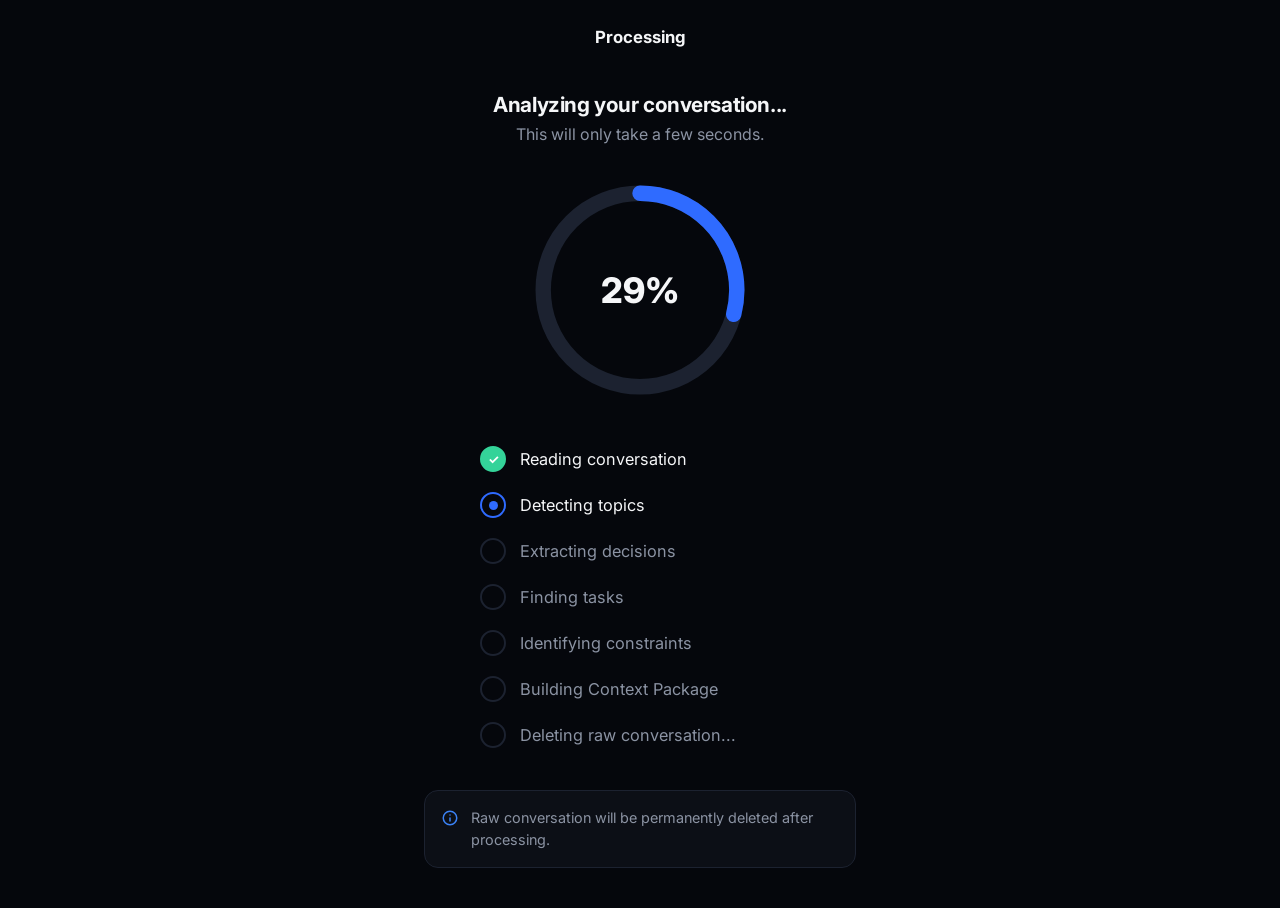
<file: processing.html>
<!DOCTYPE html>
<html lang="en">
<head>
<meta charset="UTF-8">
<meta name="viewport" content="width=device-width, initial-scale=1.0">
<title>ContextOS — Processing</title>
<link rel="preconnect" href="https://fonts.googleapis.com">
<link rel="preconnect" href="https://fonts.gstatic.com" crossorigin>
<link href="https://fonts.googleapis.com/css2?family=Inter:wght@400;500;600;700;800&display=swap" rel="stylesheet">
<link rel="stylesheet" href="style.css">
</head>
<body>

<header class="proj-header">
  <span class="icon-btn" aria-hidden="true" style="visibility:hidden">
    <svg viewBox="0 0 24 24" width="22" height="22"></svg>
  </span>
  <span class="proj-header-title">Processing</span>
  <span class="header-spacer" aria-hidden="true"></span>
</header>

<main class="processing-main">
  <h1 class="processing-title">Analyzing your conversation...</h1>
  <p class="processing-sub">This will only take a few seconds.</p>

  <div class="progress-ring-wrap">
    <svg viewBox="0 0 200 200" width="220" height="220">
      <circle cx="100" cy="100" r="88" fill="none" stroke="#1c2230" stroke-width="14"/>
      <circle id="progressCircle" cx="100" cy="100" r="88" fill="none" stroke="#2f6bff" stroke-width="14"
              stroke-linecap="round" stroke-dasharray="553" stroke-dashoffset="553"
              transform="rotate(-90 100 100)"/>
    </svg>
    <span class="progress-percent" id="progressPercent">0%</span>
  </div>

  <ul class="checklist" id="checklist">
    <li class="checklist-item" data-step="0"><span class="checklist-icon"></span>Reading conversation</li>
    <li class="checklist-item" data-step="1"><span class="checklist-icon"></span>Detecting topics</li>
    <li class="checklist-item" data-step="2"><span class="checklist-icon"></span>Extracting decisions</li>
    <li class="checklist-item" data-step="3"><span class="checklist-icon"></span>Finding tasks</li>
    <li class="checklist-item" data-step="4"><span class="checklist-icon"></span>Identifying constraints</li>
    <li class="checklist-item" data-step="5"><span class="checklist-icon"></span>Building Context Package</li>
    <li class="checklist-item" data-step="6"><span class="checklist-icon"></span>Deleting raw conversation...</li>
  </ul>

  <div class="processing-note">
    <svg viewBox="0 0 24 24" width="18" height="18" fill="none" stroke="#3b82f6" stroke-width="2" stroke-linecap="round" stroke-linejoin="round"><circle cx="12" cy="12" r="9"/><line x1="12" y1="8" x2="12" y2="8.01"/><line x1="12" y1="12" x2="12" y2="16"/></svg>
    <span>Raw conversation will be permanently deleted after processing.</span>
  </div>
</main>

<script src="script.js"></script>
</body>
</html>
</file>
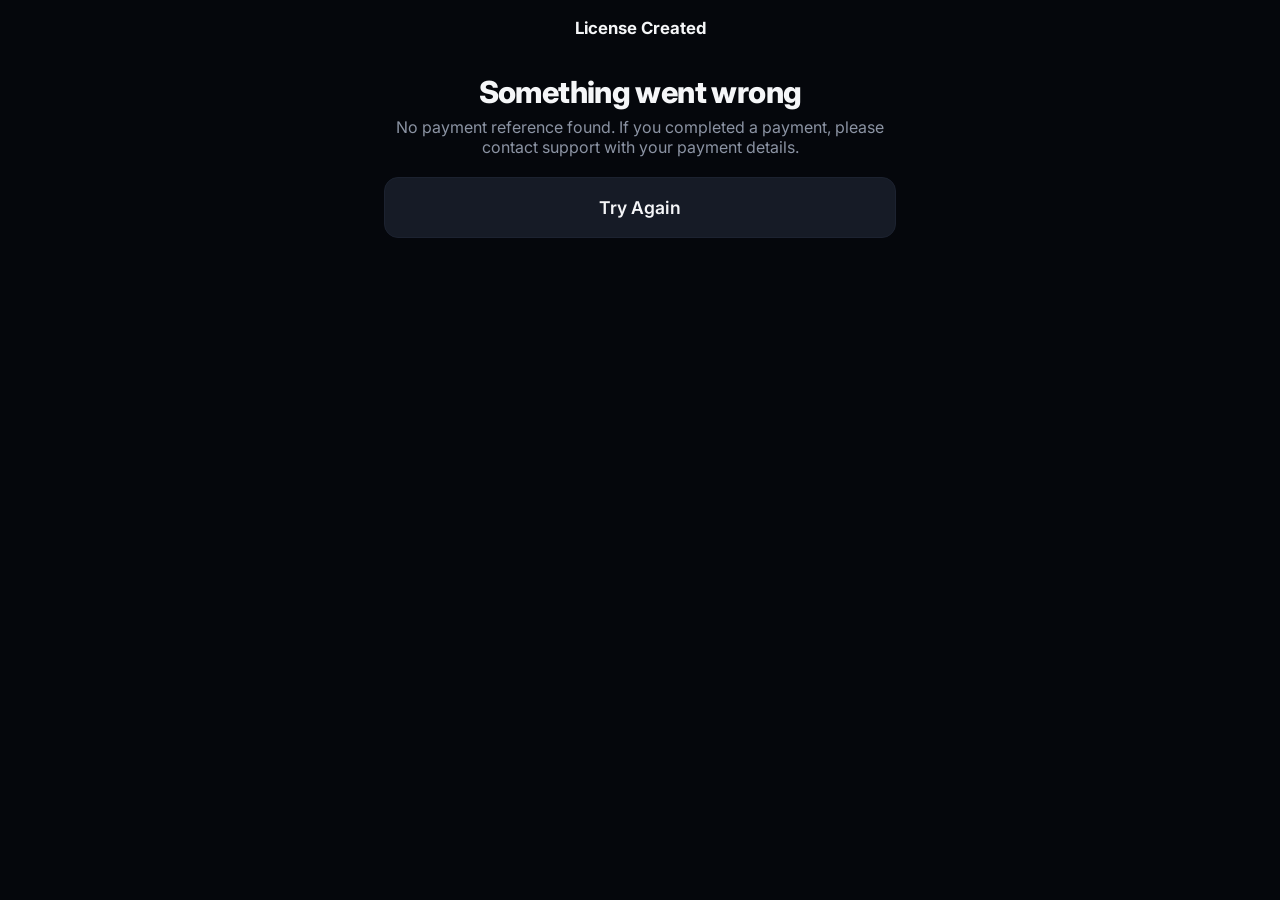
<file: purchase-success.html>
<!DOCTYPE html>
<html lang="en">
<head>
<meta charset="UTF-8">
<meta name="viewport" content="width=device-width, initial-scale=1.0">
<title>ContextOS — License Created</title>
<link rel="preconnect" href="https://fonts.googleapis.com">
<link rel="preconnect" href="https://fonts.gstatic.com" crossorigin>
<link href="https://fonts.googleapis.com/css2?family=Inter:wght@400;500;600;700;800&display=swap" rel="stylesheet">
<link rel="stylesheet" href="style.css">
</head>
<body>

<header class="proj-header">
  <span class="proj-header-title">License Created</span>
</header>

<main class="output-main" id="verifyingState">
  <div class="progress-ring-wrap" style="width:120px;height:120px;">
    <svg viewBox="0 0 200 200" width="120" height="120">
      <circle cx="100" cy="100" r="88" fill="none" stroke="#1c2230" stroke-width="14"/>
      <circle cx="100" cy="100" r="88" fill="none" stroke="#2f6bff" stroke-width="14"
              stroke-linecap="round" stroke-dasharray="140 553"
              transform="rotate(-90 100 100)">
        <animateTransform attributeName="transform" type="rotate" from="0 100 100" to="360 100 100" dur="1s" repeatCount="indefinite"/>
      </circle>
    </svg>
  </div>
  <p class="processing-sub" style="margin-top:20px;">Verifying your payment...</p>
</main>

<main class="output-main" id="successState" hidden>
  <div class="success-icon">
    <svg viewBox="0 0 24 24" width="34" height="34" fill="none" stroke="#fff" stroke-width="3" stroke-linecap="round" stroke-linejoin="round"><polyline points="20 6 9 17 4 12"/></svg>
  </div>
  <h1 class="output-title">You're Pro!</h1>
  <p class="output-sub">Save these two things somewhere safe right now. They will not be shown again.</p>

  <div class="qp-field" style="text-align:left;">
    <label class="qp-label">License ID</label>
    <pre class="prompt-box" id="licenseIdBox" style="max-height:none; margin-bottom:16px;"></pre>

    <label class="qp-label">Recovery Key</label>
    <pre class="prompt-box" id="recoveryKeyBox" style="max-height:none;"></pre>
  </div>

  <button class="generate-btn copy-btn" id="copyBothBtn" style="margin-top:20px;">
    <svg viewBox="0 0 24 24" width="18" height="18" fill="none" stroke="currentColor" stroke-width="2" stroke-linecap="round" stroke-linejoin="round"><rect x="9" y="9" width="13" height="13" rx="2"/><path d="M5 15H4a2 2 0 01-2-2V4a2 2 0 012-2h9a2 2 0 012 2v1"/></svg>
    Copy Both
  </button>

  <button class="action-btn" id="continueHomeBtn" style="margin-top:14px;">I've saved it — Continue</button>
</main>

<main class="output-main" id="errorState" hidden>
  <h1 class="output-title">Something went wrong</h1>
  <p class="output-sub" id="errorMessage">Could not verify your payment.</p>
  <a href="purchase.html" class="action-btn" style="display:block; text-align:center; text-decoration:none;">Try Again</a>
</main>

<script src="script.js"></script>
</body>
</html>
</file>
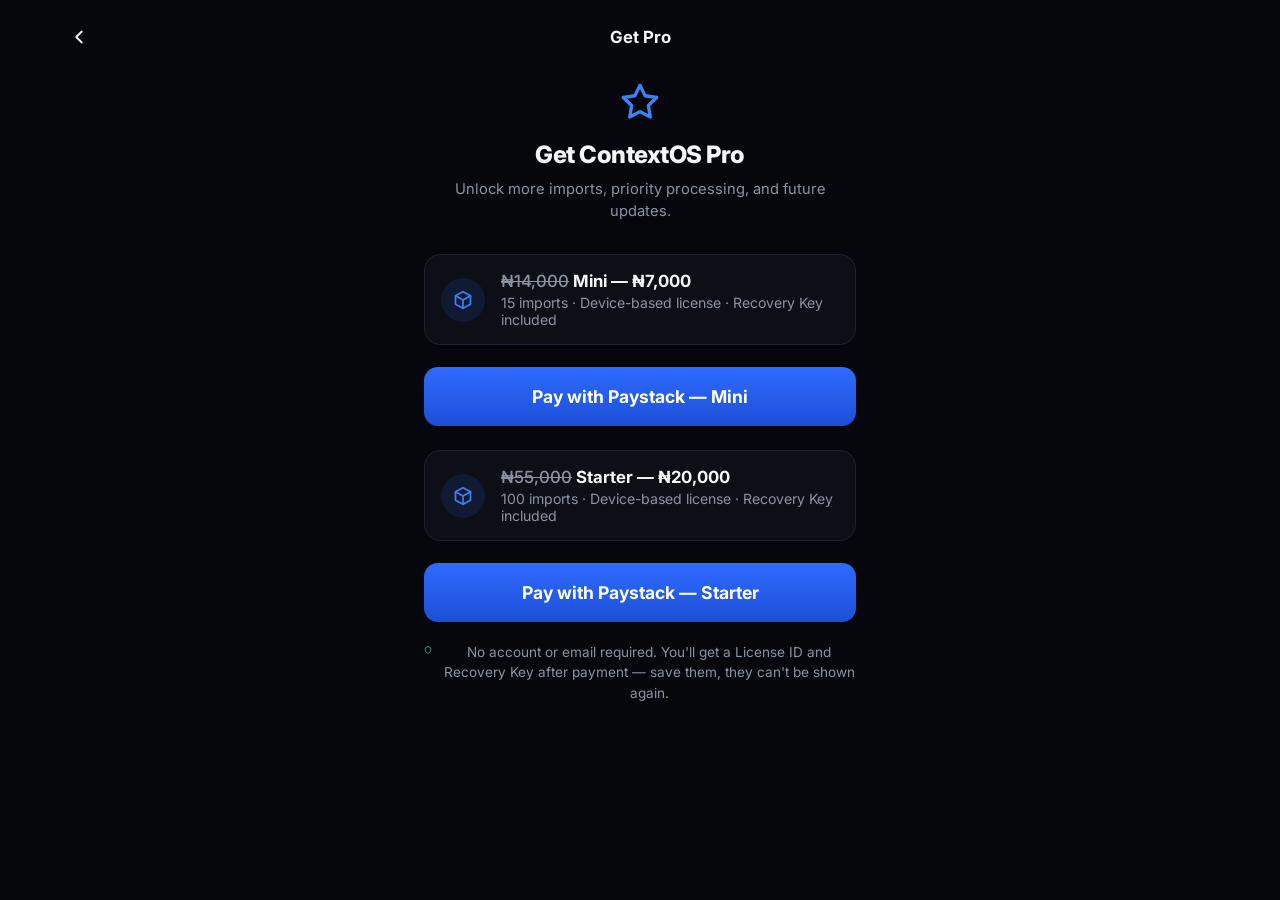
<file: purchase.html>
<!DOCTYPE html>
<html lang="en">
<head>
<meta charset="UTF-8">
<meta name="viewport" content="width=device-width, initial-scale=1.0">
<title>ContextOS — Get Pro</title>
<link rel="preconnect" href="https://fonts.googleapis.com">
<link rel="preconnect" href="https://fonts.gstatic.com" crossorigin>
<link href="https://fonts.googleapis.com/css2?family=Inter:wght@400;500;600;700;800&display=swap" rel="stylesheet">
<link rel="stylesheet" href="style.css">
</head>
<body>

<header class="proj-header">
  <a href="home.html" class="icon-btn" aria-label="Back">
    <svg viewBox="0 0 24 24" width="22" height="22" fill="none" stroke="currentColor" stroke-width="2" stroke-linecap="round" stroke-linejoin="round"><polyline points="15 18 9 12 15 6"/></svg>
  </a>
  <span class="proj-header-title">Get Pro</span>
  <span class="header-spacer" aria-hidden="true"></span>
</header>

<main class="auth-main">
  <div class="auth-intro">
    <svg width="40" height="40" viewBox="0 0 24 24" fill="none" stroke="#3b82f6" stroke-width="2" stroke-linecap="round" stroke-linejoin="round"><path d="M12 2l3.09 6.26L22 9.27l-5 4.87 1.18 6.88L12 17.77l-6.18 3.25L7 14.14 2 9.27l6.91-1.01L12 2z"/></svg>
    <h1 class="auth-title" id="purchaseTitle">Get ContextOS Pro</h1>
    <p class="auth-sub" id="purchaseSub">Unlock more imports, priority processing, and future updates.</p>
  </div>

  <div class="settings-row" style="margin-bottom:14px; cursor:default;">
    <span class="settings-icon">
      <svg viewBox="0 0 24 24" width="20" height="20" fill="none" stroke="#3b82f6" stroke-width="2" stroke-linecap="round" stroke-linejoin="round"><path d="M12 2l9 5v10l-9 5-9-5V7l9-5z"/><path d="M3 7l9 5 9-5"/><path d="M12 12v10"/></svg>
    </span>
    <span class="settings-text">
      <span class="settings-label"><span style="text-decoration:line-through; color:var(--muted); font-weight:500;">₦14,000</span> Mini — ₦7,000</span>
      <span class="settings-value">15 imports · Device-based license · Recovery Key included</span>
    </span>
  </div>
  <button class="generate-btn" id="buyMiniBtn" style="margin-bottom:24px;">Pay with Paystack — Mini</button>

  <div class="settings-row" style="margin-bottom:14px; cursor:default;">
    <span class="settings-icon">
      <svg viewBox="0 0 24 24" width="20" height="20" fill="none" stroke="#3b82f6" stroke-width="2" stroke-linecap="round" stroke-linejoin="round"><path d="M12 2l9 5v10l-9 5-9-5V7l9-5z"/><path d="M3 7l9 5 9-5"/><path d="M12 12v10"/></svg>
    </span>
    <span class="settings-text">
      <span class="settings-label"><span style="text-decoration:line-through; color:var(--muted); font-weight:500;">₦55,000</span> Starter — ₦20,000</span>
      <span class="settings-value">100 imports · Device-based license · Recovery Key included</span>
    </span>
  </div>

  <p class="auth-error" id="purchaseError" hidden></p>

  <button class="generate-btn" id="buyProBtn">Pay with Paystack — Starter</button>

  <p class="import-note" style="margin-top:20px;">
    <svg viewBox="0 0 24 24" width="16" height="16" fill="none" stroke="#34d399" stroke-width="2" stroke-linecap="round" stroke-linejoin="round"><path d="M12 2l8 4v6c0 5-3.5 8.5-8 10-4.5-1.5-8-5-8-10V6l8-4z"/></svg>
    No account or email required. You'll get a License ID and Recovery Key after payment — save them, they can't be shown again.
  </p>
</main>

<script src="script.js"></script>
</body>
</html>
</file>
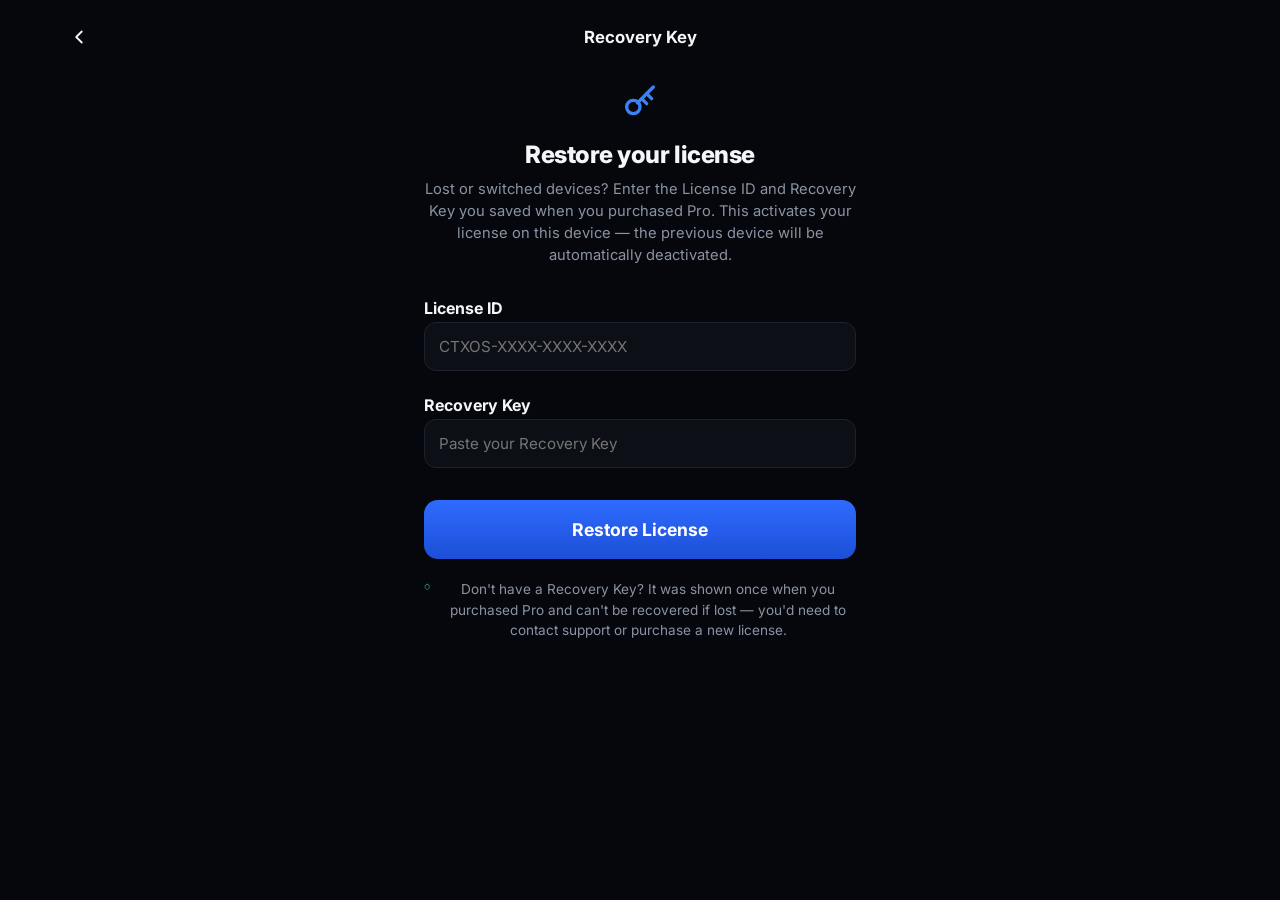
<file: restore-license.html>
<!DOCTYPE html>
<html lang="en">
<head>
<meta charset="UTF-8">
<meta name="viewport" content="width=device-width, initial-scale=1.0">
<title>ContextOS — Restore License</title>
<link rel="preconnect" href="https://fonts.googleapis.com">
<link rel="preconnect" href="https://fonts.gstatic.com" crossorigin>
<link href="https://fonts.googleapis.com/css2?family=Inter:wght@400;500;600;700;800&display=swap" rel="stylesheet">
<link rel="stylesheet" href="style.css">
</head>
<body>

<header class="proj-header">
  <a href="mainsetting.html" class="icon-btn" aria-label="Back">
    <svg viewBox="0 0 24 24" width="22" height="22" fill="none" stroke="currentColor" stroke-width="2" stroke-linecap="round" stroke-linejoin="round"><polyline points="15 18 9 12 15 6"/></svg>
  </a>
  <span class="proj-header-title">Recovery Key</span>
  <span class="header-spacer" aria-hidden="true"></span>
</header>

<main class="auth-main">
  <div class="auth-intro">
    <svg width="40" height="40" viewBox="0 0 24 24" fill="none" stroke="#3b82f6" stroke-width="2" stroke-linecap="round" stroke-linejoin="round"><circle cx="8" cy="15" r="4"/><path d="M10.5 12.5L20 3"/><path d="M16 7l3 3"/><path d="M13 10l3 3"/></svg>
    <h1 class="auth-title">Restore your license</h1>
    <p class="auth-sub">Lost or switched devices? Enter the License ID and Recovery Key you saved when you purchased Pro. This activates your license on this device — the previous device will be automatically deactivated.</p>
  </div>

  <div class="qp-field">
    <label class="qp-label" for="restoreLicenseId">License ID</label>
    <input type="text" class="import-input" id="restoreLicenseId" placeholder="CTXOS-XXXX-XXXX-XXXX">
  </div>
  <div class="qp-field">
    <label class="qp-label" for="restoreRecoveryKey">Recovery Key</label>
    <input type="text" class="import-input" id="restoreRecoveryKey" placeholder="Paste your Recovery Key">
  </div>

  <p class="auth-error" id="restoreError" hidden></p>

  <button class="generate-btn" id="restoreBtn">Restore License</button>

  <p class="import-note" style="margin-top:20px;">
    <svg viewBox="0 0 24 24" width="16" height="16" fill="none" stroke="#34d399" stroke-width="2" stroke-linecap="round" stroke-linejoin="round"><path d="M12 2l8 4v6c0 5-3.5 8.5-8 10-4.5-1.5-8-5-8-10V6l8-4z"/></svg>
    Don't have a Recovery Key? It was shown once when you purchased Pro and can't be recovered if lost — you'd need to contact support or purchase a new license.
  </p>
</main>

<script src="script.js"></script>
</body>
</html>
</file>
<file: style.css>
:root{
  --bg:#05070c;
  --bg-card:#0c0f16;
  --border:#1c2230;
  --blue:#2f6bff;
  --blue-soft:rgba(47,107,255,0.12);
  --text:#f5f6f8;
  --muted:#8b93a3;
  --green:#34d399;
  --radius:14px;
}
*{box-sizing:border-box;margin:0;padding:0;}
html{scroll-behavior:smooth;}
body{
  background:var(--bg);
  color:var(--text);
  font-family:'Inter',system-ui,-apple-system,sans-serif;
  -webkit-font-smoothing:antialiased;
  overflow-x:hidden;
}
a{color:inherit;text-decoration:none;}
button{
  font-family:inherit;
  border:none;
  background:none;
  -webkit-appearance:none;
  appearance:none;
}
:focus-visible{outline:2px solid var(--blue);outline-offset:3px;}

/* ===== Shared icon button ===== */
.icon-btn{
  background:none;
  border:none;
  color:var(--text);
  cursor:pointer;
  padding:8px;
  display:inline-flex;
  align-items:center;
  justify-content:center;
}
.icon-btn--sm{padding:4px;color:var(--muted);}

/* ===== Landing page ===== */
header{
  display:flex;
  align-items:center;
  justify-content:space-between;
  padding:20px 24px;
  max-width:1200px;
  margin:0 auto;
}
.logo-mark{width:34px;height:34px;display:block;}
.nav-toggle{background:none;border:none;color:var(--text);cursor:pointer;padding:8px;}

.hero{
  max-width:720px;
  margin:0 auto;
  padding:40px 24px 0;
  text-align:center;
}
.badge{
  display:inline-flex;
  align-items:center;
  gap:8px;
  border:1px solid var(--blue);
  background:var(--blue-soft);
  color:var(--blue);
  font-size:12px;
  font-weight:600;
  letter-spacing:0.06em;
  padding:8px 16px;
  border-radius:999px;
  margin-bottom:32px;
}
.badge svg{width:14px;height:14px;flex-shrink:0;}

h1{
  font-size:clamp(2.4rem, 7vw, 3.6rem);
  line-height:1.08;
  font-weight:800;
  letter-spacing:-0.02em;
}
h1 .accent{color:var(--blue);}

.subtext{
  color:var(--muted);
  font-size:1.05rem;
  line-height:1.6;
  max-width:520px;
  margin:24px auto 0;
}

.cta{
  display:inline-flex;
  align-items:center;
  gap:10px;
  background:var(--blue);
  color:#fff;
  font-weight:700;
  font-size:1rem;
  padding:16px 32px;
  border-radius:10px;
  margin-top:36px;
  border:none;
  cursor:pointer;
  transition:transform 0.15s ease, box-shadow 0.15s ease;
}
.cta:hover{
  transform:translateY(-2px);
  box-shadow:0 8px 24px rgba(47,107,255,0.35);
}
.cta svg{width:18px;height:18px;transition:transform 0.15s ease;}
.cta:hover svg{transform:translateX(3px);}

.trust-row{
  display:flex;
  flex-wrap:wrap;
  justify-content:center;
  gap:10px;
  margin-top:32px;
  color:var(--muted);
  font-size:0.85rem;
}
.trust-row span{display:inline-flex;align-items:center;gap:6px;}
.trust-row svg{width:15px;height:15px;flex-shrink:0;}
.dot{color:#3a4152;}

.diagram{
  max-width:900px;
  margin:64px auto 0;
  padding:0 24px;
  display:grid;
  grid-template-columns:1fr auto 1fr;
  align-items:center;
  gap:16px;
  position:relative;
}
.ai-card{
  background:var(--bg-card);
  border:1px solid var(--border);
  border-radius:var(--radius);
  padding:20px;
  text-align:left;
}
.ai-card .ai-label{
  display:flex;
  align-items:center;
  gap:8px;
  font-weight:600;
  font-size:0.95rem;
  margin-bottom:16px;
}
.ai-card .ai-label svg{width:20px;height:20px;flex-shrink:0;}
.skeleton{
  height:12px;
  border-radius:6px;
  background:#1b2130;
  margin-bottom:10px;
}
.skeleton.short{width:60%;}
.skeleton.highlight{background:rgba(47,107,255,0.18);}

.package-node{
  display:flex;
  flex-direction:column;
  align-items:center;
  gap:12px;
}
.package-icon{
  width:64px;
  height:64px;
  border-radius:16px;
  background:var(--blue);
  display:flex;
  align-items:center;
  justify-content:center;
  box-shadow:0 0 32px rgba(47,107,255,0.45);
}
.package-icon svg{width:28px;height:28px;color:#fff;}
.package-tag{
  border:1px solid var(--blue);
  color:var(--blue);
  font-size:0.8rem;
  font-weight:600;
  padding:6px 14px;
  border-radius:999px;
  white-space:nowrap;
}

.scroll-hint{
  text-align:center;
  margin:80px auto 40px;
  color:var(--muted);
  font-size:0.75rem;
  letter-spacing:0.12em;
  text-transform:uppercase;
}
.scroll-hint svg{
  display:block;
  margin:10px auto 0;
  width:16px;
  height:16px;
  color:var(--blue);
  animation:bob 1.6s ease-in-out infinite;
}
@keyframes bob{
  0%,100%{transform:translateY(0);}
  50%{transform:translateY(5px);}
}

@media (max-width:640px){
  .diagram{grid-template-columns:1fr;}
  .package-node{order:-1;margin-bottom:8px;}
}

/* ===== App top bar ===== */
.app-header{
  display:flex;
  align-items:center;
  padding:18px 20px;
}
.app-title{flex:1;text-align:center;font-weight:700;font-size:1.15rem;}
.header-spacer{width:38px;}

/* ===== Home screen ===== */
.home-main{
  max-width:480px;
  margin:0 auto;
  padding:40px 24px 32px;
  text-align:center;
}
.ring-wrap{margin-bottom:44px;}
.ring-icon{width:190px;height:190px;}

.tagline{font-size:1.75rem;font-weight:700;margin-bottom:14px;}
.subtagline{color:var(--muted);font-size:1.05rem;margin-bottom:44px;}

.import-actions{display:flex;flex-direction:column;gap:14px;}
.action-btn{
  padding:19px;
  border-radius:14px;
  border:1px solid var(--border);
  background:#161b26;
  color:var(--text);
  font-size:1.1rem;
  font-weight:600;
  cursor:pointer;
  transition:transform 0.12s ease, background 0.12s ease;
}
.action-btn:hover{transform:translateY(-1px);background:#1c2230;}
.action-btn--primary{
  background:linear-gradient(180deg,#2f6bff,#1c4fd6);
  border-color:transparent;
}
.action-btn--primary:hover{filter:brightness(1.08);}

/* ===== Home footer ===== */
.app-footer{
  border-top:1px solid var(--border);
  padding:0 24px 30px;
  max-width:480px;
  margin:0 auto;
}
.footer-row{
  display:flex;
  align-items:center;
  justify-content:space-between;
  padding:16px 0;
}
.footer-row:first-child{border-bottom:1px solid var(--border);}
.footer-row--muted{color:var(--muted);font-size:0.95rem;padding-top:18px;}
.footer-item{display:inline-flex;align-items:center;gap:10px;font-weight:500;}
.footer-item--link{color:var(--muted);}
.status-dot{
  width:11px;height:11px;border-radius:50%;
  background:#22c55e;
  box-shadow:0 0 8px rgba(34,197,94,0.6);
  position:relative;
}
.status-dot::after{content:"";position:absolute;inset:3px;border-radius:50%;background:#fff;}
.status-dot--sm{width:8px;height:8px;box-shadow:none;}
.status-dot--sm::after{display:none;}
.mode-status{display:inline-flex;align-items:center;gap:6px;color:var(--green);font-size:0.9rem;font-weight:600;}

/* ===== Sidebar ===== */
.sidebar{
  position:fixed;
  top:0;left:0;
  height:100%;
  width:320px;
  max-width:85vw;
  background:#0a0d14;
  border-right:1px solid var(--border);
  transform:translateX(-100%);
  transition:transform 0.25s ease;
  z-index:100;
  padding:28px 22px;
  overflow-y:auto;
}
.sidebar.open{transform:translateX(0);}

.sb-brand{display:flex;align-items:flex-start;gap:14px;margin-bottom:32px;position:relative;}
.sb-logo{width:44px;height:44px;flex-shrink:0;margin-top:2px;}
.sb-wordmark{font-weight:700;font-size:1.4rem;}
.sb-tagline{color:var(--muted);font-size:0.8rem;margin-top:4px;}
.sb-close{position:absolute;top:0;right:0;}

.sb-item{
  display:flex;align-items:center;gap:16px;
  padding:15px 12px;
  border-radius:14px;
  color:#9aa2b1;
  font-size:1.1rem;
  font-weight:500;
  margin-bottom:4px;
}
.sb-item:hover{background:#12161f;color:var(--text);}
.sb-item--active{background:var(--blue-soft);color:#3b82f6;}

.sb-divider{height:1px;background:var(--border);margin:20px 0;}
.sb-label{color:#6b7280;font-size:0.78rem;letter-spacing:0.06em;text-transform:uppercase;margin-bottom:14px;}

.sb-row{display:flex;align-items:center;justify-content:space-between;font-size:1.05rem;font-weight:500;}
.sb-row-left{display:flex;align-items:center;gap:12px;}
.sb-row-right{display:flex;align-items:center;gap:6px;color:var(--green);font-weight:600;}
.sb-dot{width:14px;height:14px;border-radius:50%;background:#22c55e;box-shadow:0 0 10px rgba(34,197,94,0.6);position:relative;}
.sb-dot::after{content:"";position:absolute;inset:3px;border-radius:50%;background:#fff;}
.sb-dot--sm{width:8px;height:8px;box-shadow:none;}
.sb-dot--sm::after{display:none;}

.sb-privacy{display:flex;align-items:flex-start;gap:14px;}
.sb-privacy-title{font-weight:600;font-size:1rem;}
.sb-privacy-sub{color:var(--muted);font-size:0.88rem;margin-top:4px;line-height:1.4;}

.sb-profile{
  display:flex;align-items:center;gap:14px;
  width:100%;
  background:none;border:none;
  color:var(--text);
  cursor:pointer;
  padding:0;
}
.sb-avatar{
  width:42px;height:42px;border-radius:50%;
  background:var(--blue);
  display:flex;align-items:center;justify-content:center;
  font-weight:700;flex-shrink:0;
}
.sb-profile-text{flex:1;text-align:left;}
.sb-profile-name{display:block;font-weight:600;font-size:1rem;}
.sb-profile-sub{display:block;color:var(--muted);font-size:0.82rem;margin-top:2px;}

.sidebar-overlay{
  position:fixed;
  inset:0;
  background:rgba(0,0,0,0.55);
  opacity:0;
  pointer-events:none;
  transition:opacity 0.25s ease;
  z-index:90;
}
.sidebar-overlay.visible{opacity:1;pointer-events:auto;}

/* ===== Secondary page header (back arrow + centered title) ===== */
.proj-header{
  display:flex;
  align-items:center;
  justify-content:space-between;
  padding:18px 20px;
}
.proj-header-title{flex:1;text-align:center;font-weight:700;font-size:1.05rem;}

/* ===== Project screen (package.html) ===== */
.proj-main{
  max-width:520px;
  margin:0 auto;
  padding:8px 20px 40px;
}

.proj-identity{display:flex;align-items:flex-start;gap:16px;margin-bottom:24px;}
.proj-icon{
  width:56px;height:56px;
  border-radius:16px;
  background:#12172a;
  display:flex;align-items:center;justify-content:center;
  flex-shrink:0;
}
.proj-title-row{display:flex;align-items:center;gap:10px;}
.proj-title{font-size:1.7rem;font-weight:700;}
.proj-meta{display:flex;align-items:center;gap:10px;margin-top:8px;flex-wrap:wrap;}
.proj-badge{
  background:var(--blue-soft);
  color:#5b93ff;
  font-size:0.82rem;font-weight:600;
  padding:5px 12px;
  border-radius:999px;
}
.proj-updated{color:var(--muted);font-size:0.88rem;}

.proj-tabs{
  display:flex;gap:28px;
  border-bottom:1px solid var(--border);
  margin-bottom:24px;
  overflow-x:auto;
}
.proj-tab{
  background:none;border:none;
  color:var(--muted);
  font-size:1rem;font-weight:600;
  padding:0 0 14px;
  cursor:pointer;
  white-space:nowrap;
  border-bottom:2px solid transparent;
}
.proj-tab--active{color:var(--text);border-bottom-color:var(--blue);}

.proj-card{
  display:flex;gap:16px;
  background:var(--bg-card);
  border:1px solid var(--border);
  border-radius:16px;
  padding:20px;
  margin-bottom:16px;
}
.proj-card-icon{
  width:42px;height:42px;
  border-radius:11px;
  display:flex;align-items:center;justify-content:center;
  flex-shrink:0;
}
.proj-card-icon--teal{background:rgba(52,211,153,0.16);}
.proj-card-icon--green{background:rgba(52,211,153,0.16);}
.proj-card-icon--amber{background:rgba(245,158,11,0.16);}
.proj-card-icon--purple{background:rgba(167,139,250,0.16);}

.proj-card-body{flex:1;min-width:0;}
.proj-card-title{font-size:1.15rem;font-weight:700;margin-bottom:8px;}
.proj-card-text{color:var(--muted);font-size:0.95rem;line-height:1.55;}
.proj-card-head-row{display:flex;align-items:center;justify-content:space-between;margin-bottom:8px;}
.proj-viewall{color:#5b93ff;font-size:0.9rem;font-weight:600;}

.proj-list{list-style:none;color:var(--muted);font-size:0.95rem;}
.proj-list li{position:relative;padding-left:18px;margin-bottom:10px;line-height:1.5;}
.proj-list li:last-child{margin-bottom:0;}
.proj-list li::before{
  content:"";position:absolute;left:0;top:9px;
  width:5px;height:5px;border-radius:50%;
  background:var(--muted);
}

.generate-btn{
  width:100%;
  padding:19px;
  border-radius:14px;
  border:none;
  background:linear-gradient(180deg,#2f6bff,#1c4fd6);
  color:#fff;
  font-size:1.1rem;font-weight:700;
  cursor:pointer;
  margin-top:8px;
  transition:filter 0.12s ease;
}
.generate-btn:hover{filter:brightness(1.08);}

/* ===== Import screen ===== */
.import-main{max-width:520px;margin:0 auto;padding:20px 20px 40px;}
.import-subtitle{color:var(--muted);text-align:center;margin-bottom:24px;}

.import-option{
  display:flex;
  align-items:center;
  gap:16px;
  width:100%;
  background:var(--bg-card);
  border:1px solid var(--border);
  border-radius:16px;
  padding:18px;
  margin-bottom:14px;
  cursor:pointer;
  text-align:left;
}
.import-option-icon,.import-option-arrow{flex-shrink:0;display:flex;}
.import-option-text{flex:1;display:flex;flex-direction:column;gap:4px;}
.import-option-title{font-weight:700;font-size:1.05rem;}
.import-option-sub{color:var(--muted);font-size:0.88rem;}

.import-panel{margin:-4px 0 18px;}
.import-input,.import-textarea{
  width:100%;
  background:var(--bg-card);
  border:1px solid var(--border);
  border-radius:12px;
  padding:14px;
  color:var(--text);
  font-family:inherit;
  font-size:0.95rem;
  resize:vertical;
}
.import-input:focus,.import-textarea:focus{outline:2px solid var(--blue);outline-offset:0;}

.import-dropzone{
  border:2px dashed var(--border);
  border-radius:16px;
  padding:36px 20px;
  text-align:center;
  cursor:pointer;
}
.import-dropzone.dragover{border-color:var(--blue);background:var(--blue-soft);}
.import-dropzone svg{margin:0 auto 14px;display:block;}
.import-dropzone-title{font-weight:600;margin-bottom:6px;}
.import-dropzone-sub{color:var(--muted);font-size:0.85rem;}
.import-filename{color:var(--green);font-size:0.9rem;margin-top:10px;text-align:center;}

.import-continue{margin-top:8px;margin-bottom:24px;}
.import-continue:disabled{opacity:0.4;cursor:not-allowed;filter:none;}

.import-note{
  display:flex;
  align-items:flex-start;
  gap:10px;
  color:var(--muted);
  font-size:0.85rem;
  line-height:1.5;
  justify-content:center;
  text-align:center;
}

/* ===== Processing screen ===== */
.processing-main{max-width:480px;margin:0 auto;padding:20px 24px 40px;text-align:center;}
.processing-title{font-size:1.3rem;font-weight:700;margin-bottom:8px;}
.processing-sub{color:var(--muted);margin-bottom:36px;}

.progress-ring-wrap{position:relative;width:220px;height:220px;margin:0 auto 36px;}
.progress-ring-wrap svg{width:100%;height:100%;}
#progressCircle{transition:stroke-dashoffset 0.4s ease;}
.progress-percent{
  position:absolute;
  inset:0;
  display:flex;
  align-items:center;
  justify-content:center;
  font-size:2.2rem;
  font-weight:800;
}

.checklist{list-style:none;text-align:left;max-width:320px;margin:0 auto 32px;}
.checklist-item{
  display:flex;
  align-items:center;
  gap:14px;
  padding:10px 0;
  color:var(--muted);
  font-size:1.02rem;
}
.checklist-icon{
  width:26px;height:26px;
  border-radius:50%;
  flex-shrink:0;
  display:flex;align-items:center;justify-content:center;
  border:2px solid var(--border);
}
.checklist-item.done{color:var(--text);}
.checklist-item.done .checklist-icon{
  background:var(--green);
  border-color:var(--green);
}
.checklist-item.done .checklist-icon::after{
  content:"✓";
  color:#fff;
  font-size:0.8rem;
  font-weight:700;
}
.checklist-item.active{color:var(--text);}
.checklist-item.active .checklist-icon{
  border-color:var(--blue);
}
.checklist-item.active .checklist-icon::after{
  content:"";
  width:9px;height:9px;
  border-radius:50%;
  background:var(--blue);
}

.processing-note{
  display:flex;
  align-items:flex-start;
  gap:12px;
  background:var(--bg-card);
  border:1px solid var(--border);
  border-radius:14px;
  padding:16px;
  color:var(--muted);
  font-size:0.9rem;
  text-align:left;
  line-height:1.5;
}
.processing-note svg{flex-shrink:0;margin-top:2px;}

/* ===== Output / Context Package screen ===== */
.output-main{max-width:560px;margin:0 auto;padding:20px 24px 40px;text-align:center;}
.output-brand{display:flex;align-items:center;justify-content:center;gap:8px;}

.success-icon{
  width:64px;height:64px;
  border-radius:50%;
  background:var(--green);
  display:flex;align-items:center;justify-content:center;
  margin:24px auto 20px;
}

.output-title{font-size:1.9rem;font-weight:800;margin-bottom:8px;}
.output-sub{color:var(--muted);margin-bottom:20px;}

.generated-badge{
  display:inline-flex;
  align-items:center;
  gap:8px;
  background:var(--bg-card);
  border:1px solid var(--border);
  color:var(--muted);
  font-size:0.85rem;
  padding:8px 16px;
  border-radius:999px;
  margin-bottom:32px;
}

.prompt-header{
  display:flex;
  align-items:center;
  justify-content:space-between;
  margin-bottom:10px;
  text-align:left;
}
.prompt-label{color:var(--blue);font-size:0.78rem;font-weight:700;letter-spacing:0.06em;}
.prompt-charcount{color:var(--muted);font-size:0.82rem;}

.prompt-box{
  background:var(--bg-card);
  border:1px solid var(--border);
  border-radius:14px;
  padding:18px;
  text-align:left;
  color:var(--text);
  font-family:'SFMono-Regular',Menlo,Consolas,monospace;
  font-size:0.85rem;
  line-height:1.6;
  white-space:pre-wrap;
  word-break:break-word;
  max-height:420px;
  overflow-y:auto;
  margin-bottom:24px;
}

.copy-btn{
  display:flex;
  align-items:center;
  justify-content:center;
  gap:10px;
}
.copy-btn.copied{background:var(--green);}

.output-footnote{margin-top:20px;}

@media (prefers-reduced-motion:reduce){
  html{scroll-behavior:auto;}
  .action-btn,.sidebar,.sidebar-overlay,.generate-btn,.cta,.scroll-hint svg{transition:none;animation:none;}
}

/* ===== Quick Prompt form fields ===== */
.qp-field{ margin-bottom: 24px; }
.qp-label{
  display:block;
  font-weight:700;
  font-size:1rem;
  margin-bottom:4px;
}
.qp-optional{
  color:var(--muted);
  font-weight:500;
  font-size:0.85rem;
}
.qp-hint{
  color:var(--muted);
  font-size:0.85rem;
  line-height:1.4;
  margin-bottom:8px;
}

/* ===== Settings screen ===== */
.settings-main{max-width:520px;margin:0 auto;padding:8px 20px 40px;}
.settings-title{font-size:2rem;font-weight:800;margin-bottom:6px;}
.settings-sub{color:var(--muted);font-size:1rem;margin-bottom:28px;}

.settings-row{
  display:flex;
  align-items:center;
  gap:16px;
  width:100%;
  background:var(--bg-card);
  border:1px solid var(--border);
  border-radius:16px;
  padding:16px;
  margin-bottom:14px;
  cursor:pointer;
  text-align:left;
  color:var(--text);
}
.settings-icon{
  width:44px;height:44px;
  border-radius:50%;
  background:var(--blue-soft);
  display:flex;align-items:center;justify-content:center;
  flex-shrink:0;
}
.settings-icon--danger{background:rgba(239,68,68,0.14);}
.settings-text{flex:1;display:flex;flex-direction:column;gap:3px;min-width:0;}
.settings-label{font-weight:700;font-size:1.05rem;}
.settings-label--danger{color:#ef4444;}
.settings-value{color:var(--muted);font-size:0.88rem;}
.settings-chevron{color:var(--muted);flex-shrink:0;}

.settings-footer{
  text-align:center;
  margin-top:32px;
  padding-top:8px;
}
.settings-footer-logo{width:32px;height:32px;display:inline-block;vertical-align:middle;margin-right:8px;}
.settings-footer-word{font-weight:700;font-size:1.1rem;vertical-align:middle;}
.settings-footer-version{color:var(--muted);font-size:0.85rem;margin-top:8px;}

/* ===== Auth screen ===== */
.auth-main{max-width:480px;margin:0 auto;padding:8px 24px 40px;}
.auth-intro{text-align:center;margin-bottom:32px;}
.auth-intro svg{margin-bottom:16px;}
.auth-title{font-size:1.5rem;font-weight:800;margin-bottom:10px;}
.auth-sub{color:var(--muted);font-size:0.92rem;line-height:1.5;}

.auth-tabs{
  display:flex;
  gap:8px;
  background:var(--bg-card);
  border:1px solid var(--border);
  border-radius:12px;
  padding:4px;
  margin-bottom:24px;
}
.auth-tab{
  flex:1;
  background:none;
  border:none;
  color:var(--muted);
  font-weight:600;
  font-size:0.95rem;
  padding:10px;
  border-radius:9px;
  cursor:pointer;
}
.auth-tab--active{background:var(--blue);color:#fff;}

.auth-error{
  color:#ef4444;
  font-size:0.88rem;
  margin-bottom:14px;
  text-align:center;
}

/* ===== Packages list ===== */
.package-item{
  display:block;
  width:100%;
  text-align:left;
  background:var(--bg-card);
  border:1px solid var(--border);
  border-radius:14px;
  padding:16px;
  margin-bottom:12px;
  cursor:pointer;
  color:var(--text);
}
.package-item-title{font-weight:700;font-size:1rem;margin-bottom:6px;}
.package-item-meta{
  display:flex;
  align-items:center;
  gap:8px;
  color:var(--muted);
  font-size:0.82rem;
}
.package-item-source{
  background:var(--blue-soft);
  color:#5b93ff;
  padding:2px 8px;
  border-radius:999px;
  font-weight:600;
  font-size:0.75rem;
}
.package-item-preview{
  color:var(--muted);
  font-size:0.85rem;
  margin-top:8px;
  overflow:hidden;
  text-overflow:ellipsis;
  white-space:nowrap;
}
</file>
